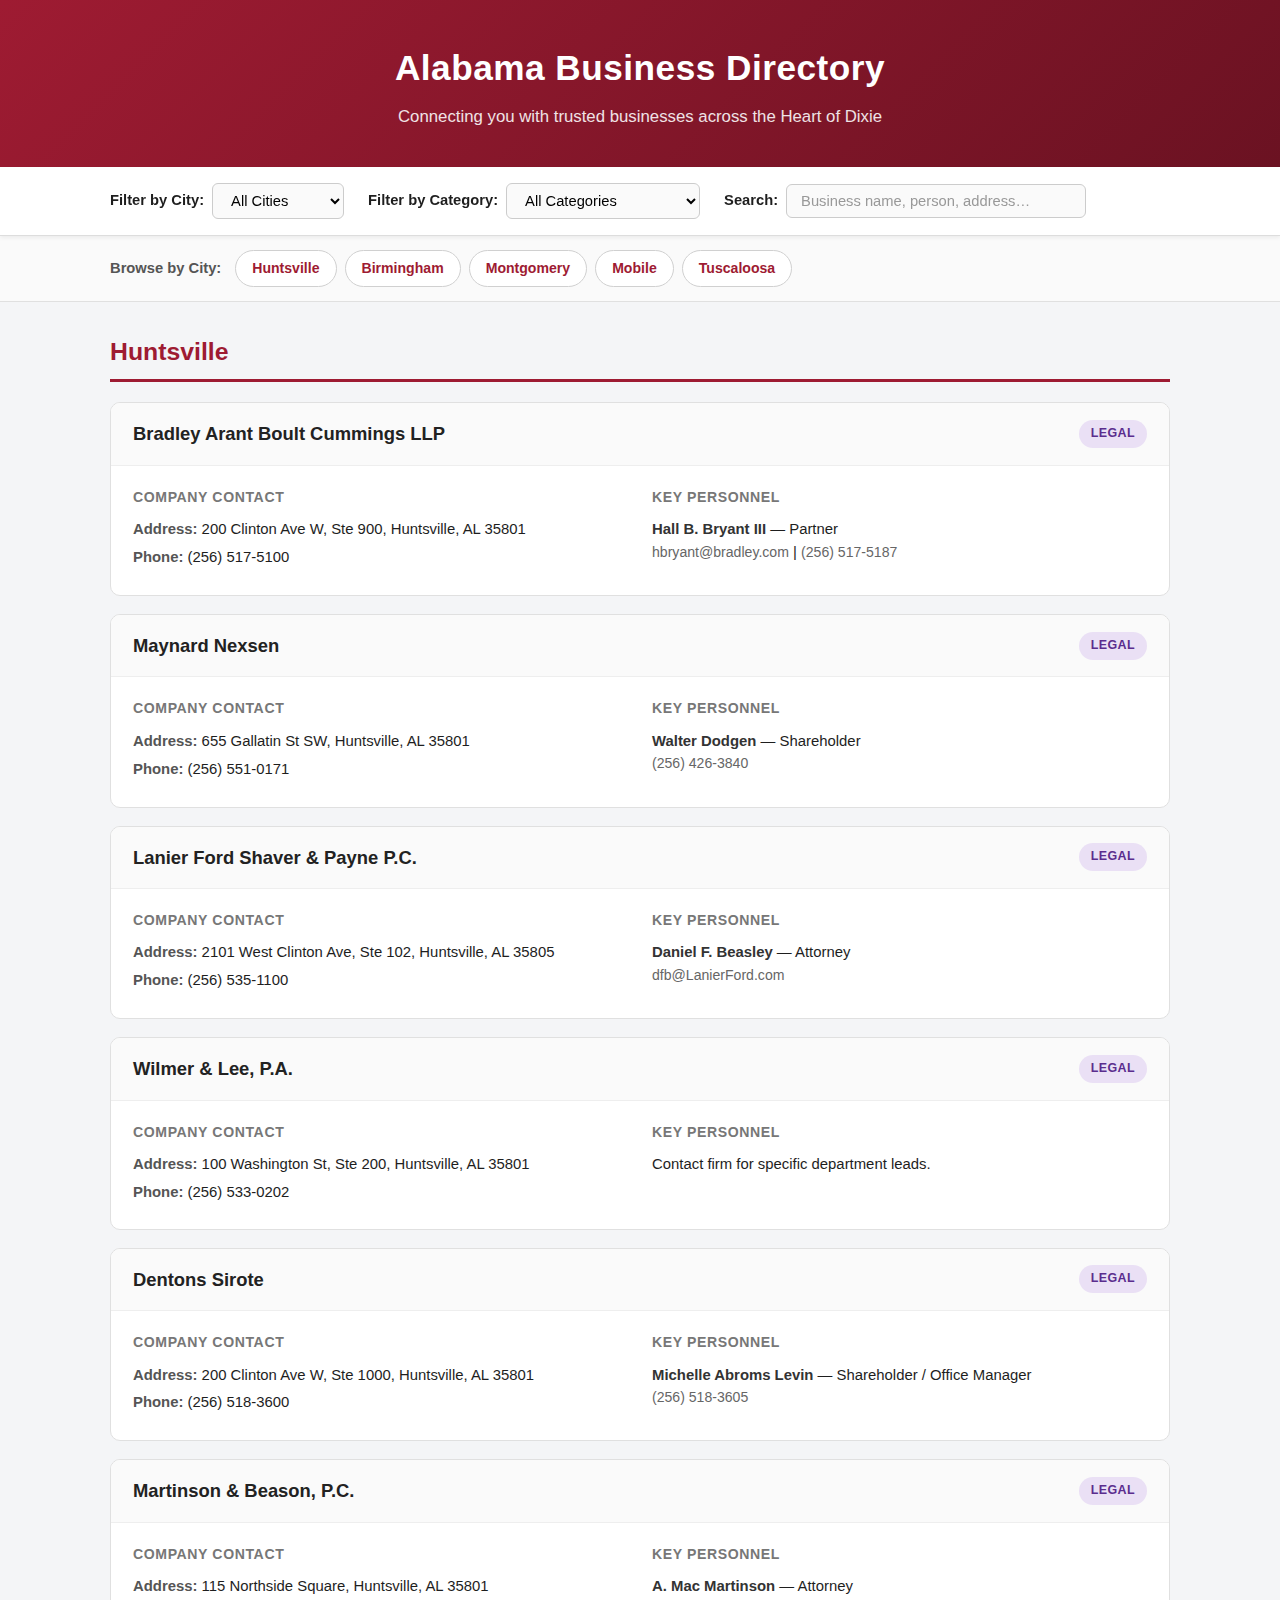
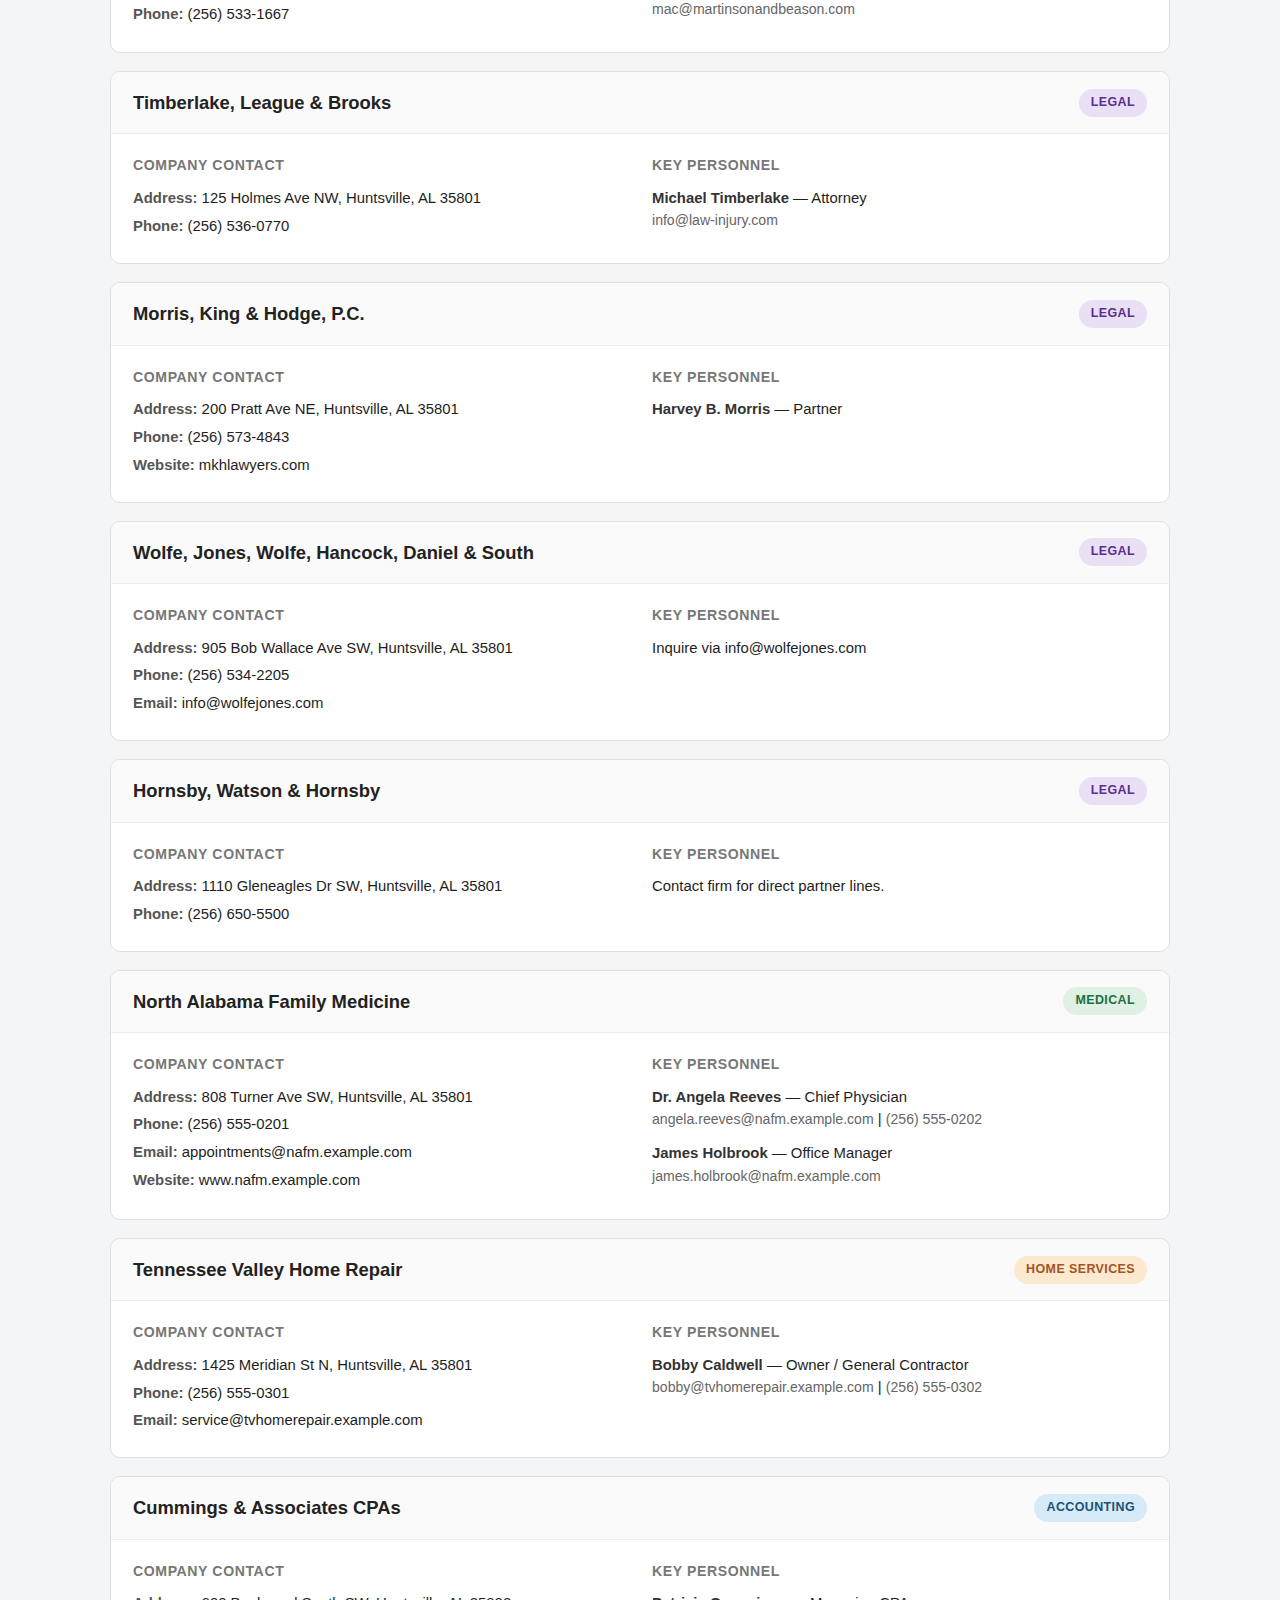
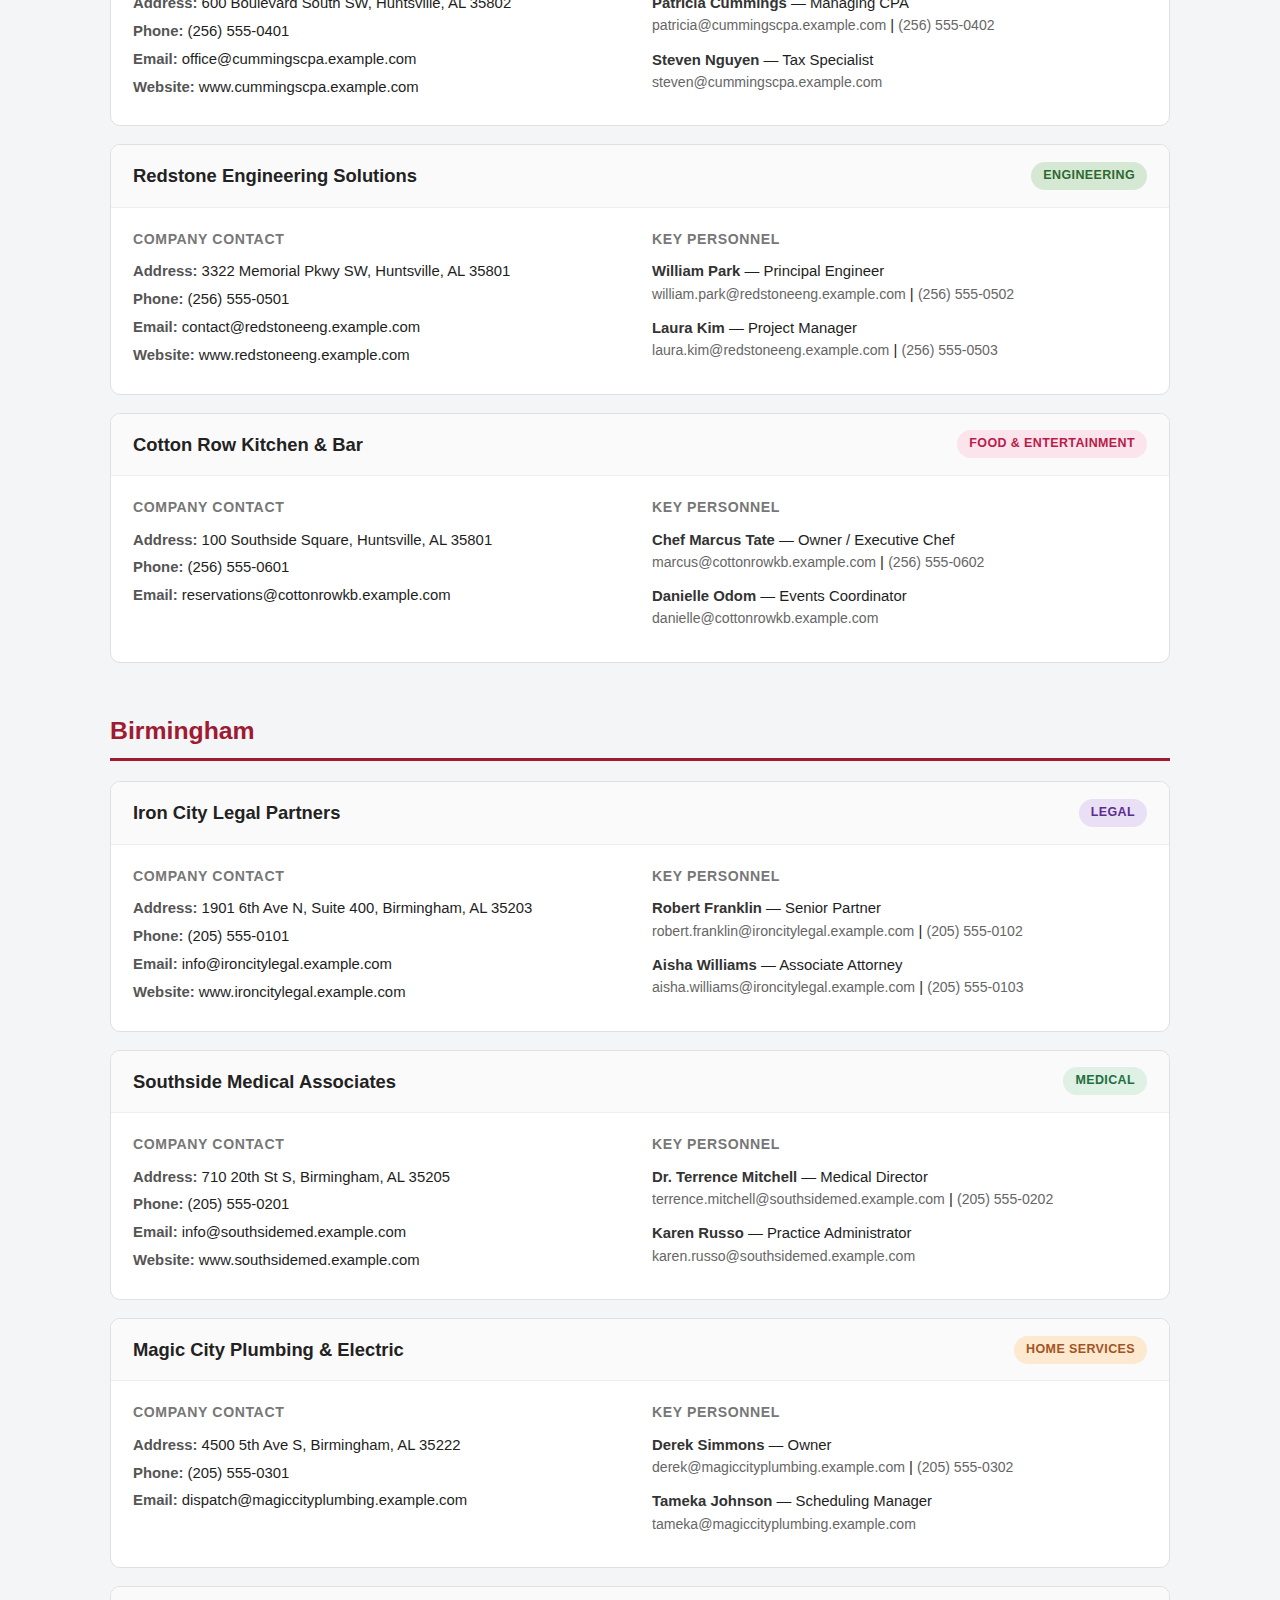
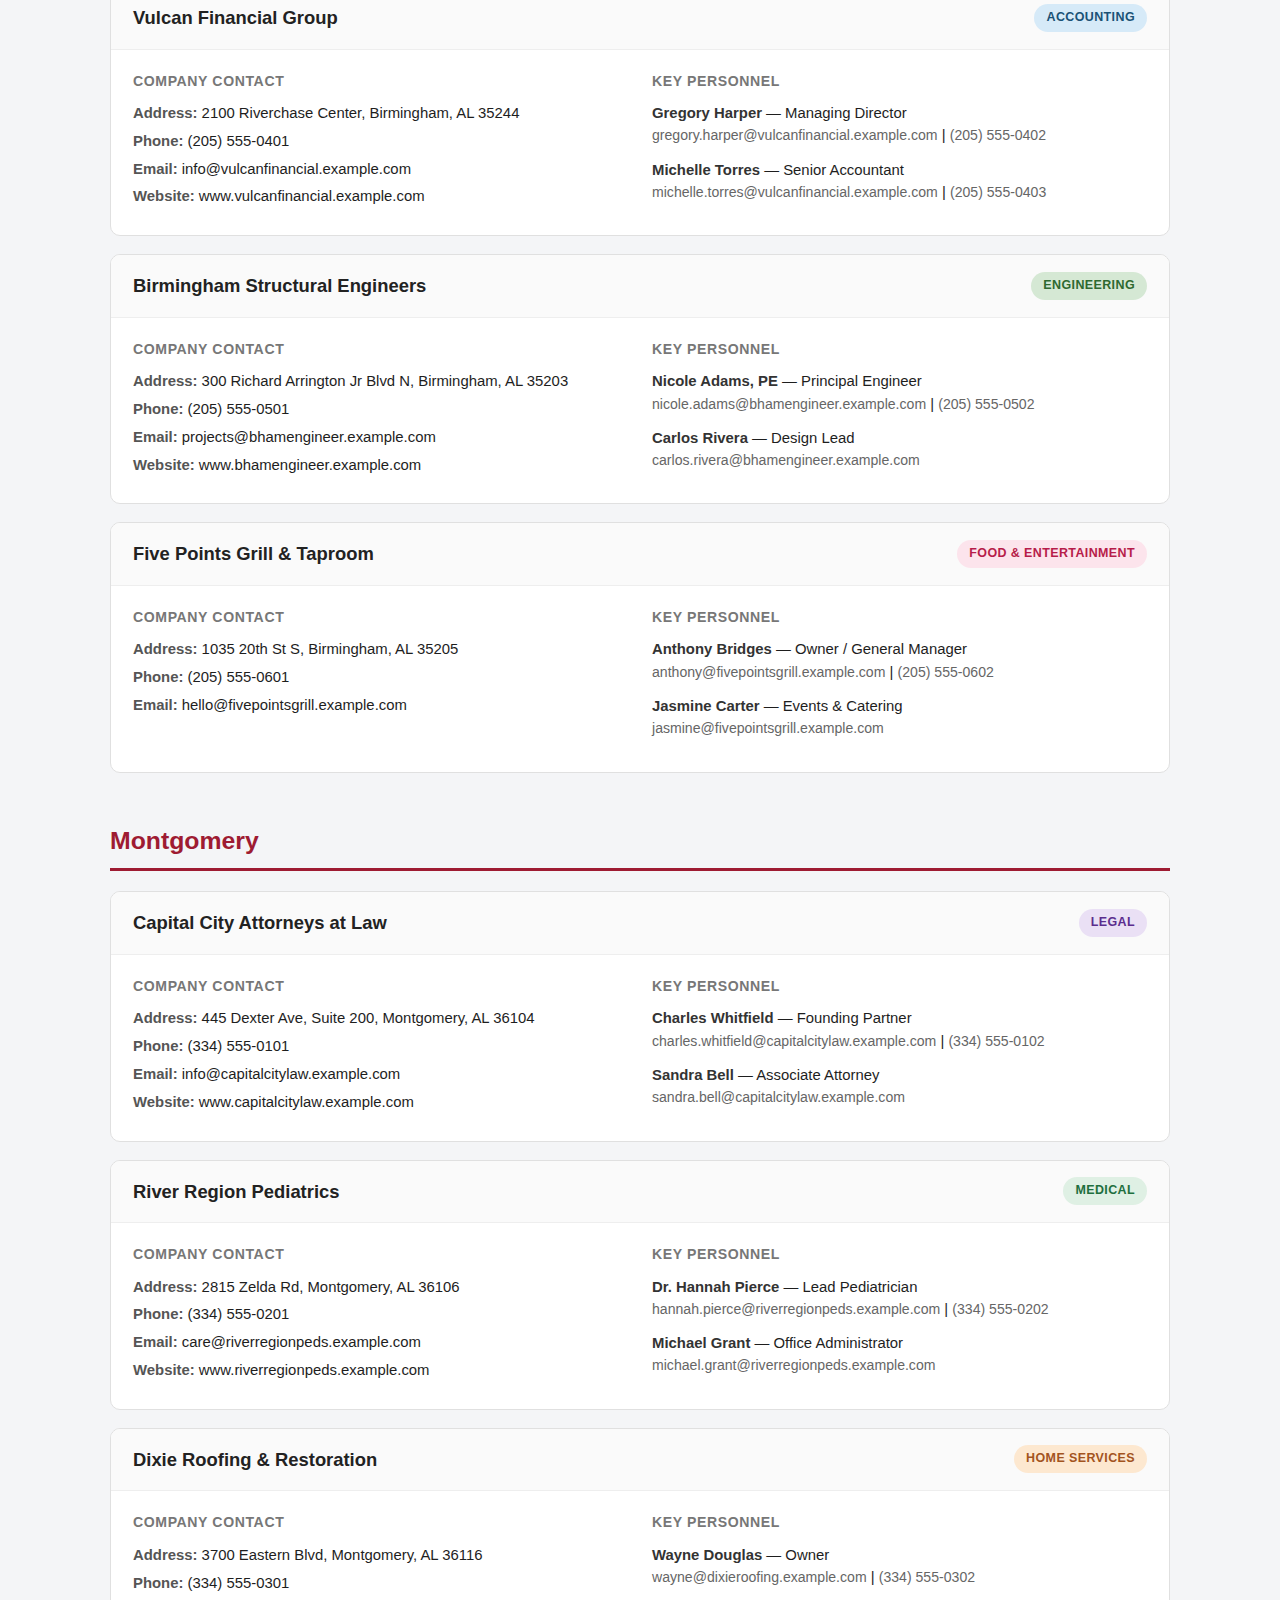
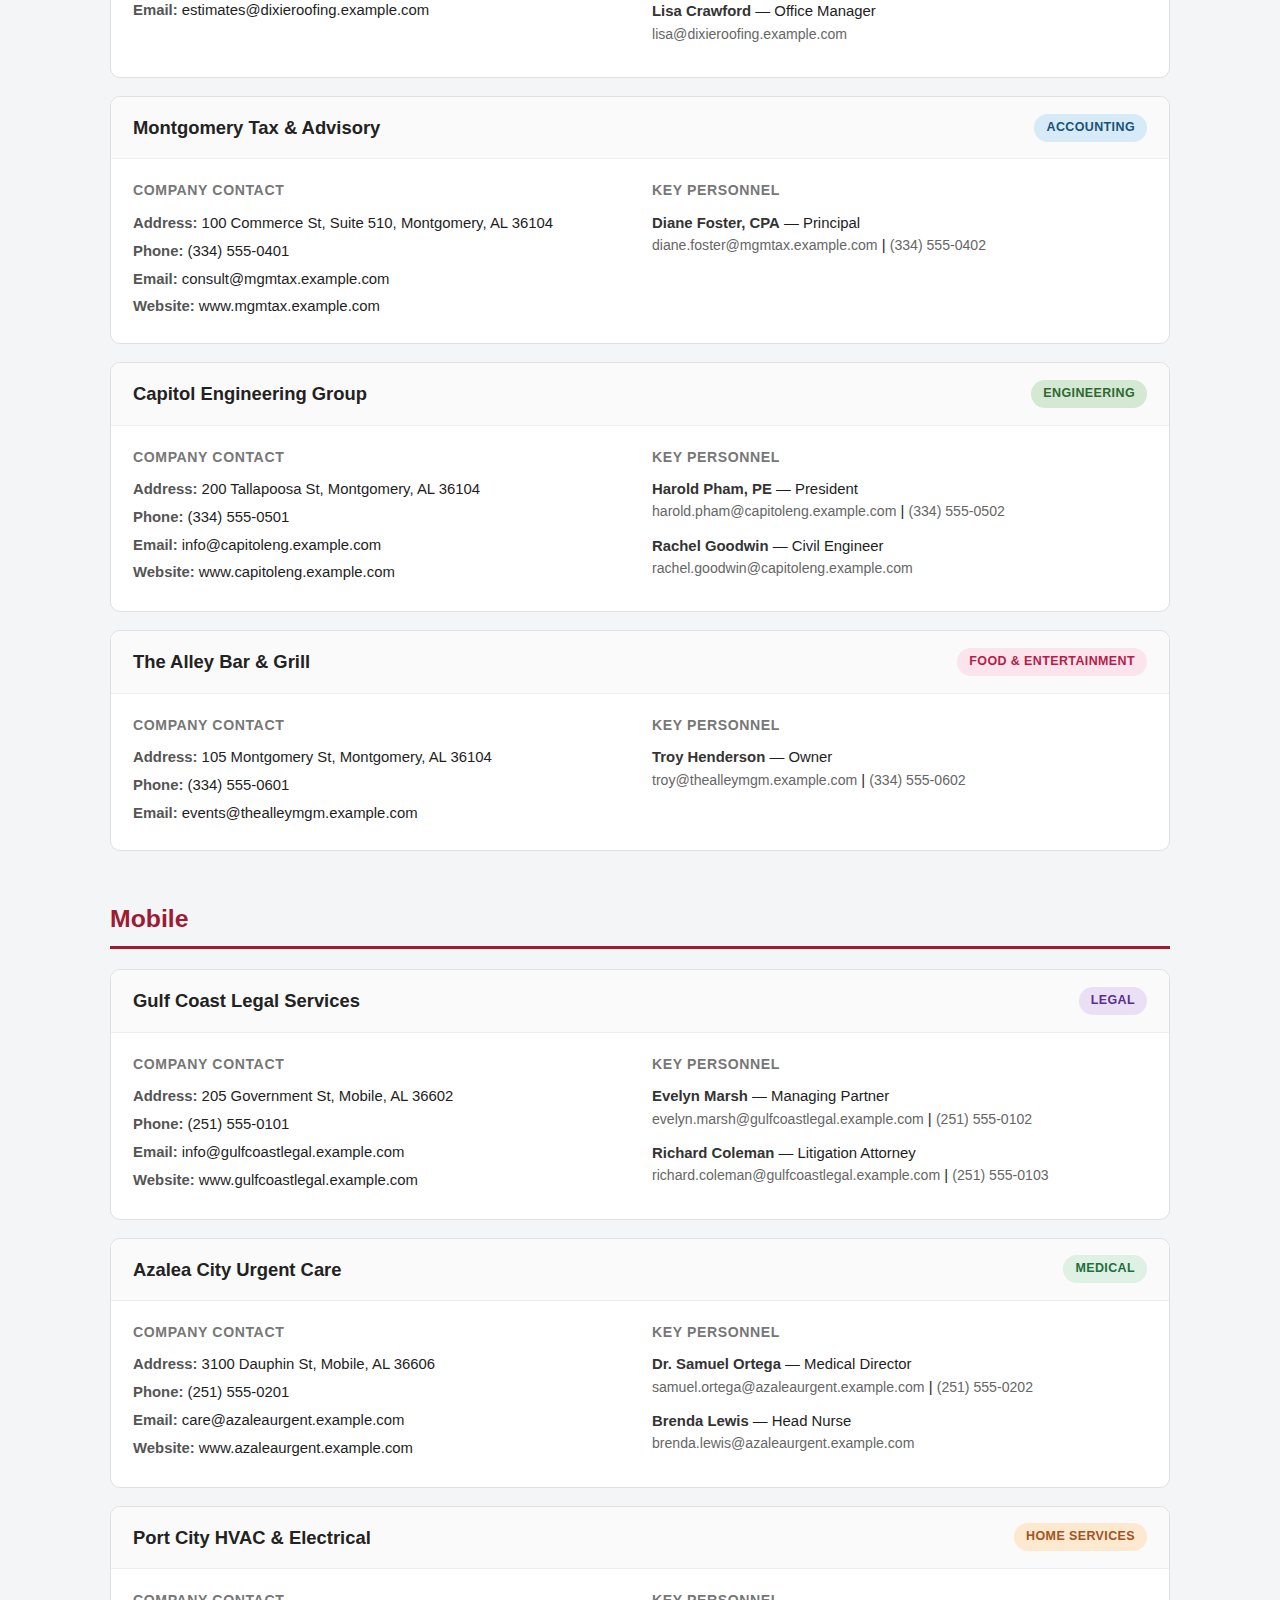
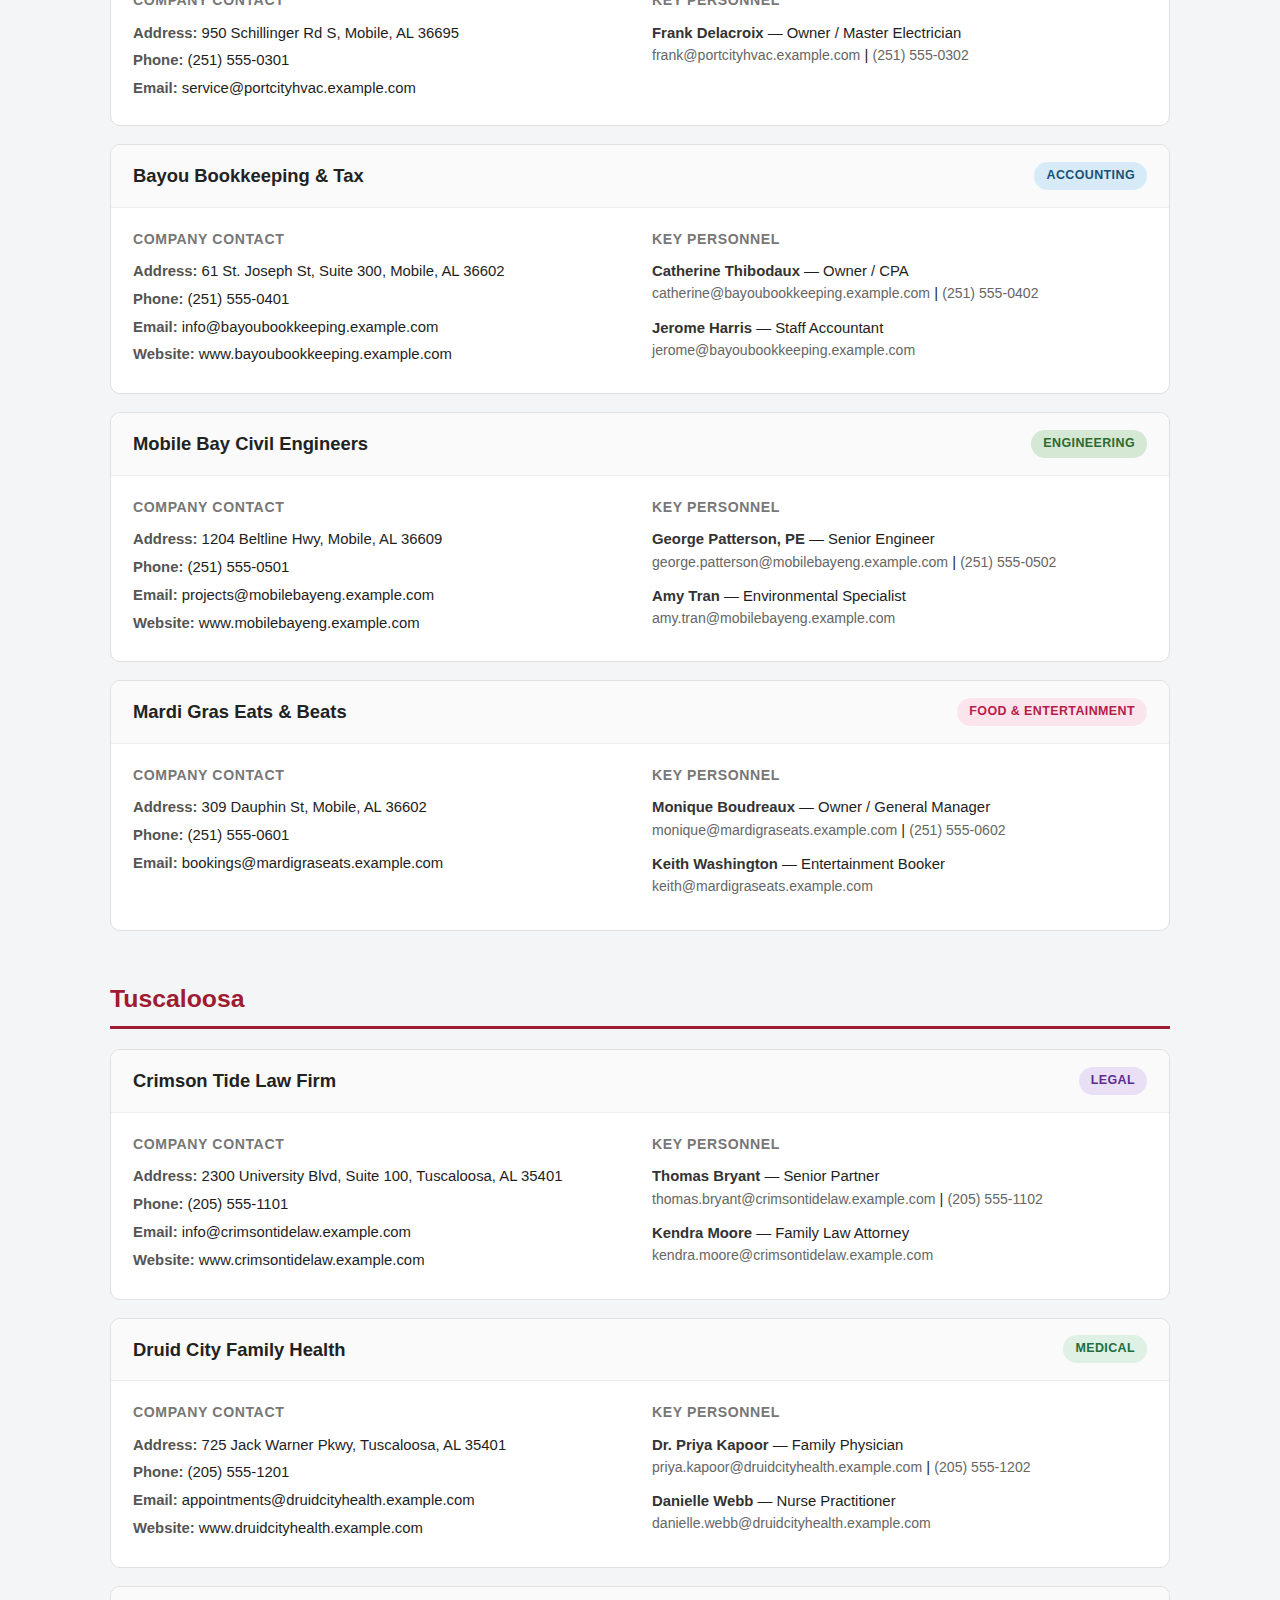
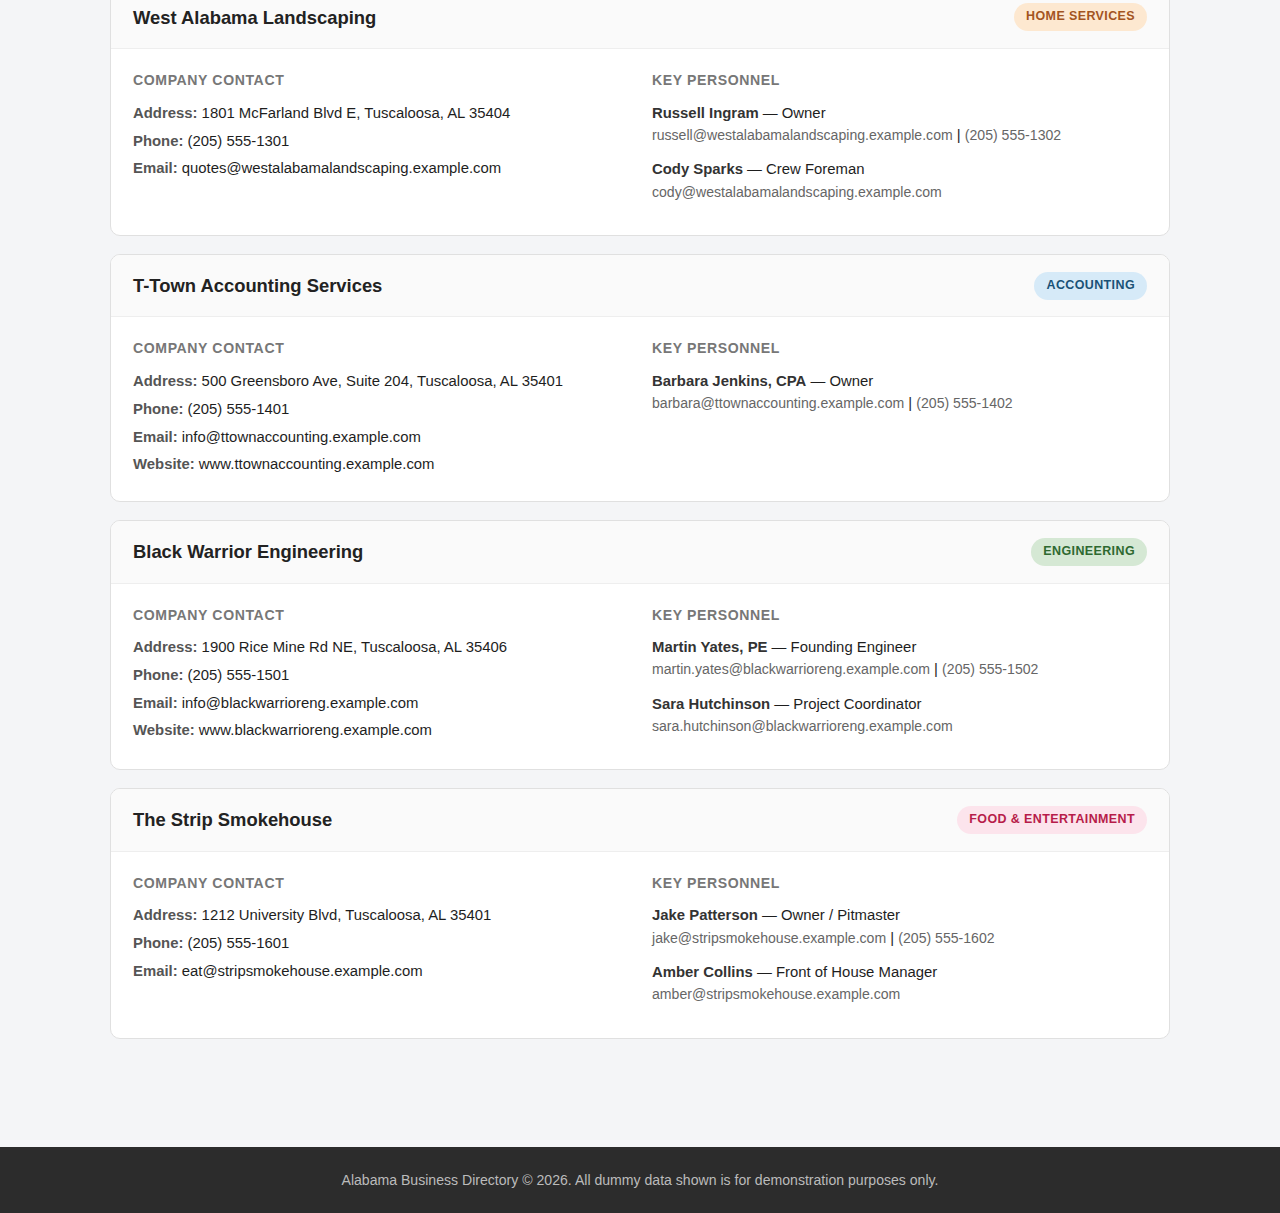
<file: index.html>
<!DOCTYPE html>
<html lang="en">
<head>
  <meta charset="UTF-8">
  <meta name="viewport" content="width=device-width, initial-scale=1.0">
  <title>Alabama Business Directory</title>
  <meta name="description" content="Alabama Business Directory connecting you with trusted businesses across Huntsville, Birmingham, Montgomery, Mobile, and Tuscaloosa. Browse by city and category.">
  <link rel="stylesheet" href="styles.css">
</head>
<body>

  <header class="site-header">
    <div class="container">
      <h1>Alabama Business Directory</h1>
      <p class="tagline">Connecting you with trusted businesses across the Heart of Dixie</p>
    </div>
  </header>

  <nav class="filter-bar">
    <div class="container">
      <div class="filter-group">
        <label for="city-filter">Filter by City:</label>
        <select id="city-filter" onchange="filterDirectory()">
          <option value="all">All Cities</option>
          <option value="huntsville">Huntsville</option>
          <option value="birmingham">Birmingham</option>
          <option value="montgomery">Montgomery</option>
          <option value="mobile">Mobile</option>
          <option value="tuscaloosa">Tuscaloosa</option>
        </select>
      </div>
      <div class="filter-group">
        <label for="category-filter">Filter by Category:</label>
        <select id="category-filter" onchange="filterDirectory()">
          <option value="all">All Categories</option>
          <option value="legal">Legal</option>
          <option value="medical">Medical</option>
          <option value="home-services">Home Services</option>
          <option value="accounting">Accounting</option>
          <option value="engineering">Engineering</option>
          <option value="food-entertainment">Food &amp; Entertainment</option>
        </select>
      </div>
      <div class="search-group">
        <label for="search-input">Search:</label>
        <input type="text" id="search-input" placeholder="Business name, person, address&hellip;" oninput="filterDirectory()">
      </div>
    </div>
  </nav>

  <nav class="city-links-bar">
    <div class="container">
      <span class="city-links-label">Browse by City:</span>
      <ul class="city-links-list">
        <li><a href="cities/huntsville.html">Huntsville</a></li>
        <li><a href="cities/birmingham.html">Birmingham</a></li>
        <li><a href="cities/montgomery.html">Montgomery</a></li>
        <li><a href="cities/mobile.html">Mobile</a></li>
        <li><a href="cities/tuscaloosa.html">Tuscaloosa</a></li>
      </ul>
    </div>
  </nav>

  <main class="container directory">

    <!-- ============================================================ -->
    <!-- HUNTSVILLE                                                    -->
    <!-- ============================================================ -->
    <section class="city-section" data-city="huntsville">
      <h2 class="city-heading"><a href="cities/huntsville.html">Huntsville</a></h2>

      <!-- Legal -->
      <div class="business-card" data-city="huntsville" data-category="legal">
        <div class="card-header">
          <h3 class="business-name">Bradley Arant Boult Cummings LLP</h3>
          <span class="category-badge legal">Legal</span>
        </div>
        <div class="card-body">
          <div class="company-info">
            <h4>Company Contact</h4>
            <p><strong>Address:</strong> 200 Clinton Ave W, Ste 900, Huntsville, AL 35801</p>
            <p><strong>Phone:</strong> (256) 517-5100</p>
          </div>
          <div class="personnel">
            <h4>Key Personnel</h4>
            <ul>
              <li><span class="person-name">Hall B. Bryant III</span> &mdash; Partner<br>
                <span class="contact-detail">hbryant@bradley.com</span> | <span class="contact-detail">(256) 517-5187</span></li>
            </ul>
          </div>
        </div>
      </div>

      <div class="business-card" data-city="huntsville" data-category="legal">
        <div class="card-header">
          <h3 class="business-name">Maynard Nexsen</h3>
          <span class="category-badge legal">Legal</span>
        </div>
        <div class="card-body">
          <div class="company-info">
            <h4>Company Contact</h4>
            <p><strong>Address:</strong> 655 Gallatin St SW, Huntsville, AL 35801</p>
            <p><strong>Phone:</strong> (256) 551-0171</p>
          </div>
          <div class="personnel">
            <h4>Key Personnel</h4>
            <ul>
              <li><span class="person-name">Walter Dodgen</span> &mdash; Shareholder<br>
                <span class="contact-detail">(256) 426-3840</span></li>
            </ul>
          </div>
        </div>
      </div>

      <div class="business-card" data-city="huntsville" data-category="legal">
        <div class="card-header">
          <h3 class="business-name">Lanier Ford Shaver &amp; Payne P.C.</h3>
          <span class="category-badge legal">Legal</span>
        </div>
        <div class="card-body">
          <div class="company-info">
            <h4>Company Contact</h4>
            <p><strong>Address:</strong> 2101 West Clinton Ave, Ste 102, Huntsville, AL 35805</p>
            <p><strong>Phone:</strong> (256) 535-1100</p>
          </div>
          <div class="personnel">
            <h4>Key Personnel</h4>
            <ul>
              <li><span class="person-name">Daniel F. Beasley</span> &mdash; Attorney<br>
                <span class="contact-detail">dfb@LanierFord.com</span></li>
            </ul>
          </div>
        </div>
      </div>

      <div class="business-card" data-city="huntsville" data-category="legal">
        <div class="card-header">
          <h3 class="business-name">Wilmer &amp; Lee, P.A.</h3>
          <span class="category-badge legal">Legal</span>
        </div>
        <div class="card-body">
          <div class="company-info">
            <h4>Company Contact</h4>
            <p><strong>Address:</strong> 100 Washington St, Ste 200, Huntsville, AL 35801</p>
            <p><strong>Phone:</strong> (256) 533-0202</p>
          </div>
          <div class="personnel">
            <h4>Key Personnel</h4>
            <ul>
              <li>Contact firm for specific department leads.</li>
            </ul>
          </div>
        </div>
      </div>

      <div class="business-card" data-city="huntsville" data-category="legal">
        <div class="card-header">
          <h3 class="business-name">Dentons Sirote</h3>
          <span class="category-badge legal">Legal</span>
        </div>
        <div class="card-body">
          <div class="company-info">
            <h4>Company Contact</h4>
            <p><strong>Address:</strong> 200 Clinton Ave W, Ste 1000, Huntsville, AL 35801</p>
            <p><strong>Phone:</strong> (256) 518-3600</p>
          </div>
          <div class="personnel">
            <h4>Key Personnel</h4>
            <ul>
              <li><span class="person-name">Michelle Abroms Levin</span> &mdash; Shareholder / Office Manager<br>
                <span class="contact-detail">(256) 518-3605</span></li>
            </ul>
          </div>
        </div>
      </div>

      <div class="business-card" data-city="huntsville" data-category="legal">
        <div class="card-header">
          <h3 class="business-name">Martinson &amp; Beason, P.C.</h3>
          <span class="category-badge legal">Legal</span>
        </div>
        <div class="card-body">
          <div class="company-info">
            <h4>Company Contact</h4>
            <p><strong>Address:</strong> 115 Northside Square, Huntsville, AL 35801</p>
            <p><strong>Phone:</strong> (256) 533-1667</p>
          </div>
          <div class="personnel">
            <h4>Key Personnel</h4>
            <ul>
              <li><span class="person-name">A. Mac Martinson</span> &mdash; Attorney<br>
                <span class="contact-detail">mac@martinsonandbeason.com</span></li>
            </ul>
          </div>
        </div>
      </div>

      <div class="business-card" data-city="huntsville" data-category="legal">
        <div class="card-header">
          <h3 class="business-name">Timberlake, League &amp; Brooks</h3>
          <span class="category-badge legal">Legal</span>
        </div>
        <div class="card-body">
          <div class="company-info">
            <h4>Company Contact</h4>
            <p><strong>Address:</strong> 125 Holmes Ave NW, Huntsville, AL 35801</p>
            <p><strong>Phone:</strong> (256) 536-0770</p>
          </div>
          <div class="personnel">
            <h4>Key Personnel</h4>
            <ul>
              <li><span class="person-name">Michael Timberlake</span> &mdash; Attorney<br>
                <span class="contact-detail">info@law-injury.com</span></li>
            </ul>
          </div>
        </div>
      </div>

      <div class="business-card" data-city="huntsville" data-category="legal">
        <div class="card-header">
          <h3 class="business-name">Morris, King &amp; Hodge, P.C.</h3>
          <span class="category-badge legal">Legal</span>
        </div>
        <div class="card-body">
          <div class="company-info">
            <h4>Company Contact</h4>
            <p><strong>Address:</strong> 200 Pratt Ave NE, Huntsville, AL 35801</p>
            <p><strong>Phone:</strong> (256) 573-4843</p>
            <p><strong>Website:</strong> mkhlawyers.com</p>
          </div>
          <div class="personnel">
            <h4>Key Personnel</h4>
            <ul>
              <li><span class="person-name">Harvey B. Morris</span> &mdash; Partner</li>
            </ul>
          </div>
        </div>
      </div>

      <div class="business-card" data-city="huntsville" data-category="legal">
        <div class="card-header">
          <h3 class="business-name">Wolfe, Jones, Wolfe, Hancock, Daniel &amp; South</h3>
          <span class="category-badge legal">Legal</span>
        </div>
        <div class="card-body">
          <div class="company-info">
            <h4>Company Contact</h4>
            <p><strong>Address:</strong> 905 Bob Wallace Ave SW, Huntsville, AL 35801</p>
            <p><strong>Phone:</strong> (256) 534-2205</p>
            <p><strong>Email:</strong> info@wolfejones.com</p>
          </div>
          <div class="personnel">
            <h4>Key Personnel</h4>
            <ul>
              <li>Inquire via info@wolfejones.com</li>
            </ul>
          </div>
        </div>
      </div>

      <div class="business-card" data-city="huntsville" data-category="legal">
        <div class="card-header">
          <h3 class="business-name">Hornsby, Watson &amp; Hornsby</h3>
          <span class="category-badge legal">Legal</span>
        </div>
        <div class="card-body">
          <div class="company-info">
            <h4>Company Contact</h4>
            <p><strong>Address:</strong> 1110 Gleneagles Dr SW, Huntsville, AL 35801</p>
            <p><strong>Phone:</strong> (256) 650-5500</p>
          </div>
          <div class="personnel">
            <h4>Key Personnel</h4>
            <ul>
              <li>Contact firm for direct partner lines.</li>
            </ul>
          </div>
        </div>
      </div>

      <!-- Medical -->
      <div class="business-card" data-city="huntsville" data-category="medical">
        <div class="card-header">
          <h3 class="business-name">North Alabama Family Medicine</h3>
          <span class="category-badge medical">Medical</span>
        </div>
        <div class="card-body">
          <div class="company-info">
            <h4>Company Contact</h4>
            <p><strong>Address:</strong> 808 Turner Ave SW, Huntsville, AL 35801</p>
            <p><strong>Phone:</strong> (256) 555-0201</p>
            <p><strong>Email:</strong> appointments@nafm.example.com</p>
            <p><strong>Website:</strong> www.nafm.example.com</p>
          </div>
          <div class="personnel">
            <h4>Key Personnel</h4>
            <ul>
              <li><span class="person-name">Dr. Angela Reeves</span> &mdash; Chief Physician<br>
                <span class="contact-detail">angela.reeves@nafm.example.com</span> | <span class="contact-detail">(256) 555-0202</span></li>
              <li><span class="person-name">James Holbrook</span> &mdash; Office Manager<br>
                <span class="contact-detail">james.holbrook@nafm.example.com</span></li>
            </ul>
          </div>
        </div>
      </div>

      <!-- Home Services -->
      <div class="business-card" data-city="huntsville" data-category="home-services">
        <div class="card-header">
          <h3 class="business-name">Tennessee Valley Home Repair</h3>
          <span class="category-badge home-services">Home Services</span>
        </div>
        <div class="card-body">
          <div class="company-info">
            <h4>Company Contact</h4>
            <p><strong>Address:</strong> 1425 Meridian St N, Huntsville, AL 35801</p>
            <p><strong>Phone:</strong> (256) 555-0301</p>
            <p><strong>Email:</strong> service@tvhomerepair.example.com</p>
          </div>
          <div class="personnel">
            <h4>Key Personnel</h4>
            <ul>
              <li><span class="person-name">Bobby Caldwell</span> &mdash; Owner / General Contractor<br>
                <span class="contact-detail">bobby@tvhomerepair.example.com</span> | <span class="contact-detail">(256) 555-0302</span></li>
            </ul>
          </div>
        </div>
      </div>

      <!-- Accounting -->
      <div class="business-card" data-city="huntsville" data-category="accounting">
        <div class="card-header">
          <h3 class="business-name">Cummings & Associates CPAs</h3>
          <span class="category-badge accounting">Accounting</span>
        </div>
        <div class="card-body">
          <div class="company-info">
            <h4>Company Contact</h4>
            <p><strong>Address:</strong> 600 Boulevard South SW, Huntsville, AL 35802</p>
            <p><strong>Phone:</strong> (256) 555-0401</p>
            <p><strong>Email:</strong> office@cummingscpa.example.com</p>
            <p><strong>Website:</strong> www.cummingscpa.example.com</p>
          </div>
          <div class="personnel">
            <h4>Key Personnel</h4>
            <ul>
              <li><span class="person-name">Patricia Cummings</span> &mdash; Managing CPA<br>
                <span class="contact-detail">patricia@cummingscpa.example.com</span> | <span class="contact-detail">(256) 555-0402</span></li>
              <li><span class="person-name">Steven Nguyen</span> &mdash; Tax Specialist<br>
                <span class="contact-detail">steven@cummingscpa.example.com</span></li>
            </ul>
          </div>
        </div>
      </div>

      <!-- Engineering -->
      <div class="business-card" data-city="huntsville" data-category="engineering">
        <div class="card-header">
          <h3 class="business-name">Redstone Engineering Solutions</h3>
          <span class="category-badge engineering">Engineering</span>
        </div>
        <div class="card-body">
          <div class="company-info">
            <h4>Company Contact</h4>
            <p><strong>Address:</strong> 3322 Memorial Pkwy SW, Huntsville, AL 35801</p>
            <p><strong>Phone:</strong> (256) 555-0501</p>
            <p><strong>Email:</strong> contact@redstoneeng.example.com</p>
            <p><strong>Website:</strong> www.redstoneeng.example.com</p>
          </div>
          <div class="personnel">
            <h4>Key Personnel</h4>
            <ul>
              <li><span class="person-name">William Park</span> &mdash; Principal Engineer<br>
                <span class="contact-detail">william.park@redstoneeng.example.com</span> | <span class="contact-detail">(256) 555-0502</span></li>
              <li><span class="person-name">Laura Kim</span> &mdash; Project Manager<br>
                <span class="contact-detail">laura.kim@redstoneeng.example.com</span> | <span class="contact-detail">(256) 555-0503</span></li>
            </ul>
          </div>
        </div>
      </div>

      <!-- Food & Entertainment -->
      <div class="business-card" data-city="huntsville" data-category="food-entertainment">
        <div class="card-header">
          <h3 class="business-name">Cotton Row Kitchen &amp; Bar</h3>
          <span class="category-badge food-entertainment">Food &amp; Entertainment</span>
        </div>
        <div class="card-body">
          <div class="company-info">
            <h4>Company Contact</h4>
            <p><strong>Address:</strong> 100 Southside Square, Huntsville, AL 35801</p>
            <p><strong>Phone:</strong> (256) 555-0601</p>
            <p><strong>Email:</strong> reservations@cottonrowkb.example.com</p>
          </div>
          <div class="personnel">
            <h4>Key Personnel</h4>
            <ul>
              <li><span class="person-name">Chef Marcus Tate</span> &mdash; Owner / Executive Chef<br>
                <span class="contact-detail">marcus@cottonrowkb.example.com</span> | <span class="contact-detail">(256) 555-0602</span></li>
              <li><span class="person-name">Danielle Odom</span> &mdash; Events Coordinator<br>
                <span class="contact-detail">danielle@cottonrowkb.example.com</span></li>
            </ul>
          </div>
        </div>
      </div>
    </section>

    <!-- ============================================================ -->
    <!-- BIRMINGHAM                                                    -->
    <!-- ============================================================ -->
    <section class="city-section" data-city="birmingham">
      <h2 class="city-heading"><a href="cities/birmingham.html">Birmingham</a></h2>

      <!-- Legal -->
      <div class="business-card" data-city="birmingham" data-category="legal">
        <div class="card-header">
          <h3 class="business-name">Iron City Legal Partners</h3>
          <span class="category-badge legal">Legal</span>
        </div>
        <div class="card-body">
          <div class="company-info">
            <h4>Company Contact</h4>
            <p><strong>Address:</strong> 1901 6th Ave N, Suite 400, Birmingham, AL 35203</p>
            <p><strong>Phone:</strong> (205) 555-0101</p>
            <p><strong>Email:</strong> info@ironcitylegal.example.com</p>
            <p><strong>Website:</strong> www.ironcitylegal.example.com</p>
          </div>
          <div class="personnel">
            <h4>Key Personnel</h4>
            <ul>
              <li><span class="person-name">Robert Franklin</span> &mdash; Senior Partner<br>
                <span class="contact-detail">robert.franklin@ironcitylegal.example.com</span> | <span class="contact-detail">(205) 555-0102</span></li>
              <li><span class="person-name">Aisha Williams</span> &mdash; Associate Attorney<br>
                <span class="contact-detail">aisha.williams@ironcitylegal.example.com</span> | <span class="contact-detail">(205) 555-0103</span></li>
            </ul>
          </div>
        </div>
      </div>

      <!-- Medical -->
      <div class="business-card" data-city="birmingham" data-category="medical">
        <div class="card-header">
          <h3 class="business-name">Southside Medical Associates</h3>
          <span class="category-badge medical">Medical</span>
        </div>
        <div class="card-body">
          <div class="company-info">
            <h4>Company Contact</h4>
            <p><strong>Address:</strong> 710 20th St S, Birmingham, AL 35205</p>
            <p><strong>Phone:</strong> (205) 555-0201</p>
            <p><strong>Email:</strong> info@southsidemed.example.com</p>
            <p><strong>Website:</strong> www.southsidemed.example.com</p>
          </div>
          <div class="personnel">
            <h4>Key Personnel</h4>
            <ul>
              <li><span class="person-name">Dr. Terrence Mitchell</span> &mdash; Medical Director<br>
                <span class="contact-detail">terrence.mitchell@southsidemed.example.com</span> | <span class="contact-detail">(205) 555-0202</span></li>
              <li><span class="person-name">Karen Russo</span> &mdash; Practice Administrator<br>
                <span class="contact-detail">karen.russo@southsidemed.example.com</span></li>
            </ul>
          </div>
        </div>
      </div>

      <!-- Home Services -->
      <div class="business-card" data-city="birmingham" data-category="home-services">
        <div class="card-header">
          <h3 class="business-name">Magic City Plumbing &amp; Electric</h3>
          <span class="category-badge home-services">Home Services</span>
        </div>
        <div class="card-body">
          <div class="company-info">
            <h4>Company Contact</h4>
            <p><strong>Address:</strong> 4500 5th Ave S, Birmingham, AL 35222</p>
            <p><strong>Phone:</strong> (205) 555-0301</p>
            <p><strong>Email:</strong> dispatch@magiccityplumbing.example.com</p>
          </div>
          <div class="personnel">
            <h4>Key Personnel</h4>
            <ul>
              <li><span class="person-name">Derek Simmons</span> &mdash; Owner<br>
                <span class="contact-detail">derek@magiccityplumbing.example.com</span> | <span class="contact-detail">(205) 555-0302</span></li>
              <li><span class="person-name">Tameka Johnson</span> &mdash; Scheduling Manager<br>
                <span class="contact-detail">tameka@magiccityplumbing.example.com</span></li>
            </ul>
          </div>
        </div>
      </div>

      <!-- Accounting -->
      <div class="business-card" data-city="birmingham" data-category="accounting">
        <div class="card-header">
          <h3 class="business-name">Vulcan Financial Group</h3>
          <span class="category-badge accounting">Accounting</span>
        </div>
        <div class="card-body">
          <div class="company-info">
            <h4>Company Contact</h4>
            <p><strong>Address:</strong> 2100 Riverchase Center, Birmingham, AL 35244</p>
            <p><strong>Phone:</strong> (205) 555-0401</p>
            <p><strong>Email:</strong> info@vulcanfinancial.example.com</p>
            <p><strong>Website:</strong> www.vulcanfinancial.example.com</p>
          </div>
          <div class="personnel">
            <h4>Key Personnel</h4>
            <ul>
              <li><span class="person-name">Gregory Harper</span> &mdash; Managing Director<br>
                <span class="contact-detail">gregory.harper@vulcanfinancial.example.com</span> | <span class="contact-detail">(205) 555-0402</span></li>
              <li><span class="person-name">Michelle Torres</span> &mdash; Senior Accountant<br>
                <span class="contact-detail">michelle.torres@vulcanfinancial.example.com</span> | <span class="contact-detail">(205) 555-0403</span></li>
            </ul>
          </div>
        </div>
      </div>

      <!-- Engineering -->
      <div class="business-card" data-city="birmingham" data-category="engineering">
        <div class="card-header">
          <h3 class="business-name">Birmingham Structural Engineers</h3>
          <span class="category-badge engineering">Engineering</span>
        </div>
        <div class="card-body">
          <div class="company-info">
            <h4>Company Contact</h4>
            <p><strong>Address:</strong> 300 Richard Arrington Jr Blvd N, Birmingham, AL 35203</p>
            <p><strong>Phone:</strong> (205) 555-0501</p>
            <p><strong>Email:</strong> projects@bhamengineer.example.com</p>
            <p><strong>Website:</strong> www.bhamengineer.example.com</p>
          </div>
          <div class="personnel">
            <h4>Key Personnel</h4>
            <ul>
              <li><span class="person-name">Nicole Adams, PE</span> &mdash; Principal Engineer<br>
                <span class="contact-detail">nicole.adams@bhamengineer.example.com</span> | <span class="contact-detail">(205) 555-0502</span></li>
              <li><span class="person-name">Carlos Rivera</span> &mdash; Design Lead<br>
                <span class="contact-detail">carlos.rivera@bhamengineer.example.com</span></li>
            </ul>
          </div>
        </div>
      </div>

      <!-- Food & Entertainment -->
      <div class="business-card" data-city="birmingham" data-category="food-entertainment">
        <div class="card-header">
          <h3 class="business-name">Five Points Grill &amp; Taproom</h3>
          <span class="category-badge food-entertainment">Food &amp; Entertainment</span>
        </div>
        <div class="card-body">
          <div class="company-info">
            <h4>Company Contact</h4>
            <p><strong>Address:</strong> 1035 20th St S, Birmingham, AL 35205</p>
            <p><strong>Phone:</strong> (205) 555-0601</p>
            <p><strong>Email:</strong> hello@fivepointsgrill.example.com</p>
          </div>
          <div class="personnel">
            <h4>Key Personnel</h4>
            <ul>
              <li><span class="person-name">Anthony Bridges</span> &mdash; Owner / General Manager<br>
                <span class="contact-detail">anthony@fivepointsgrill.example.com</span> | <span class="contact-detail">(205) 555-0602</span></li>
              <li><span class="person-name">Jasmine Carter</span> &mdash; Events &amp; Catering<br>
                <span class="contact-detail">jasmine@fivepointsgrill.example.com</span></li>
            </ul>
          </div>
        </div>
      </div>
    </section>

    <!-- ============================================================ -->
    <!-- MONTGOMERY                                                    -->
    <!-- ============================================================ -->
    <section class="city-section" data-city="montgomery">
      <h2 class="city-heading"><a href="cities/montgomery.html">Montgomery</a></h2>

      <!-- Legal -->
      <div class="business-card" data-city="montgomery" data-category="legal">
        <div class="card-header">
          <h3 class="business-name">Capital City Attorneys at Law</h3>
          <span class="category-badge legal">Legal</span>
        </div>
        <div class="card-body">
          <div class="company-info">
            <h4>Company Contact</h4>
            <p><strong>Address:</strong> 445 Dexter Ave, Suite 200, Montgomery, AL 36104</p>
            <p><strong>Phone:</strong> (334) 555-0101</p>
            <p><strong>Email:</strong> info@capitalcitylaw.example.com</p>
            <p><strong>Website:</strong> www.capitalcitylaw.example.com</p>
          </div>
          <div class="personnel">
            <h4>Key Personnel</h4>
            <ul>
              <li><span class="person-name">Charles Whitfield</span> &mdash; Founding Partner<br>
                <span class="contact-detail">charles.whitfield@capitalcitylaw.example.com</span> | <span class="contact-detail">(334) 555-0102</span></li>
              <li><span class="person-name">Sandra Bell</span> &mdash; Associate Attorney<br>
                <span class="contact-detail">sandra.bell@capitalcitylaw.example.com</span></li>
            </ul>
          </div>
        </div>
      </div>

      <!-- Medical -->
      <div class="business-card" data-city="montgomery" data-category="medical">
        <div class="card-header">
          <h3 class="business-name">River Region Pediatrics</h3>
          <span class="category-badge medical">Medical</span>
        </div>
        <div class="card-body">
          <div class="company-info">
            <h4>Company Contact</h4>
            <p><strong>Address:</strong> 2815 Zelda Rd, Montgomery, AL 36106</p>
            <p><strong>Phone:</strong> (334) 555-0201</p>
            <p><strong>Email:</strong> care@riverregionpeds.example.com</p>
            <p><strong>Website:</strong> www.riverregionpeds.example.com</p>
          </div>
          <div class="personnel">
            <h4>Key Personnel</h4>
            <ul>
              <li><span class="person-name">Dr. Hannah Pierce</span> &mdash; Lead Pediatrician<br>
                <span class="contact-detail">hannah.pierce@riverregionpeds.example.com</span> | <span class="contact-detail">(334) 555-0202</span></li>
              <li><span class="person-name">Michael Grant</span> &mdash; Office Administrator<br>
                <span class="contact-detail">michael.grant@riverregionpeds.example.com</span></li>
            </ul>
          </div>
        </div>
      </div>

      <!-- Home Services -->
      <div class="business-card" data-city="montgomery" data-category="home-services">
        <div class="card-header">
          <h3 class="business-name">Dixie Roofing &amp; Restoration</h3>
          <span class="category-badge home-services">Home Services</span>
        </div>
        <div class="card-body">
          <div class="company-info">
            <h4>Company Contact</h4>
            <p><strong>Address:</strong> 3700 Eastern Blvd, Montgomery, AL 36116</p>
            <p><strong>Phone:</strong> (334) 555-0301</p>
            <p><strong>Email:</strong> estimates@dixieroofing.example.com</p>
          </div>
          <div class="personnel">
            <h4>Key Personnel</h4>
            <ul>
              <li><span class="person-name">Wayne Douglas</span> &mdash; Owner<br>
                <span class="contact-detail">wayne@dixieroofing.example.com</span> | <span class="contact-detail">(334) 555-0302</span></li>
              <li><span class="person-name">Lisa Crawford</span> &mdash; Office Manager<br>
                <span class="contact-detail">lisa@dixieroofing.example.com</span></li>
            </ul>
          </div>
        </div>
      </div>

      <!-- Accounting -->
      <div class="business-card" data-city="montgomery" data-category="accounting">
        <div class="card-header">
          <h3 class="business-name">Montgomery Tax &amp; Advisory</h3>
          <span class="category-badge accounting">Accounting</span>
        </div>
        <div class="card-body">
          <div class="company-info">
            <h4>Company Contact</h4>
            <p><strong>Address:</strong> 100 Commerce St, Suite 510, Montgomery, AL 36104</p>
            <p><strong>Phone:</strong> (334) 555-0401</p>
            <p><strong>Email:</strong> consult@mgmtax.example.com</p>
            <p><strong>Website:</strong> www.mgmtax.example.com</p>
          </div>
          <div class="personnel">
            <h4>Key Personnel</h4>
            <ul>
              <li><span class="person-name">Diane Foster, CPA</span> &mdash; Principal<br>
                <span class="contact-detail">diane.foster@mgmtax.example.com</span> | <span class="contact-detail">(334) 555-0402</span></li>
            </ul>
          </div>
        </div>
      </div>

      <!-- Engineering -->
      <div class="business-card" data-city="montgomery" data-category="engineering">
        <div class="card-header">
          <h3 class="business-name">Capitol Engineering Group</h3>
          <span class="category-badge engineering">Engineering</span>
        </div>
        <div class="card-body">
          <div class="company-info">
            <h4>Company Contact</h4>
            <p><strong>Address:</strong> 200 Tallapoosa St, Montgomery, AL 36104</p>
            <p><strong>Phone:</strong> (334) 555-0501</p>
            <p><strong>Email:</strong> info@capitoleng.example.com</p>
            <p><strong>Website:</strong> www.capitoleng.example.com</p>
          </div>
          <div class="personnel">
            <h4>Key Personnel</h4>
            <ul>
              <li><span class="person-name">Harold Pham, PE</span> &mdash; President<br>
                <span class="contact-detail">harold.pham@capitoleng.example.com</span> | <span class="contact-detail">(334) 555-0502</span></li>
              <li><span class="person-name">Rachel Goodwin</span> &mdash; Civil Engineer<br>
                <span class="contact-detail">rachel.goodwin@capitoleng.example.com</span></li>
            </ul>
          </div>
        </div>
      </div>

      <!-- Food & Entertainment -->
      <div class="business-card" data-city="montgomery" data-category="food-entertainment">
        <div class="card-header">
          <h3 class="business-name">The Alley Bar &amp; Grill</h3>
          <span class="category-badge food-entertainment">Food &amp; Entertainment</span>
        </div>
        <div class="card-body">
          <div class="company-info">
            <h4>Company Contact</h4>
            <p><strong>Address:</strong> 105 Montgomery St, Montgomery, AL 36104</p>
            <p><strong>Phone:</strong> (334) 555-0601</p>
            <p><strong>Email:</strong> events@thealleymgm.example.com</p>
          </div>
          <div class="personnel">
            <h4>Key Personnel</h4>
            <ul>
              <li><span class="person-name">Troy Henderson</span> &mdash; Owner<br>
                <span class="contact-detail">troy@thealleymgm.example.com</span> | <span class="contact-detail">(334) 555-0602</span></li>
            </ul>
          </div>
        </div>
      </div>
    </section>

    <!-- ============================================================ -->
    <!-- MOBILE                                                        -->
    <!-- ============================================================ -->
    <section class="city-section" data-city="mobile">
      <h2 class="city-heading"><a href="cities/mobile.html">Mobile</a></h2>

      <!-- Legal -->
      <div class="business-card" data-city="mobile" data-category="legal">
        <div class="card-header">
          <h3 class="business-name">Gulf Coast Legal Services</h3>
          <span class="category-badge legal">Legal</span>
        </div>
        <div class="card-body">
          <div class="company-info">
            <h4>Company Contact</h4>
            <p><strong>Address:</strong> 205 Government St, Mobile, AL 36602</p>
            <p><strong>Phone:</strong> (251) 555-0101</p>
            <p><strong>Email:</strong> info@gulfcoastlegal.example.com</p>
            <p><strong>Website:</strong> www.gulfcoastlegal.example.com</p>
          </div>
          <div class="personnel">
            <h4>Key Personnel</h4>
            <ul>
              <li><span class="person-name">Evelyn Marsh</span> &mdash; Managing Partner<br>
                <span class="contact-detail">evelyn.marsh@gulfcoastlegal.example.com</span> | <span class="contact-detail">(251) 555-0102</span></li>
              <li><span class="person-name">Richard Coleman</span> &mdash; Litigation Attorney<br>
                <span class="contact-detail">richard.coleman@gulfcoastlegal.example.com</span> | <span class="contact-detail">(251) 555-0103</span></li>
            </ul>
          </div>
        </div>
      </div>

      <!-- Medical -->
      <div class="business-card" data-city="mobile" data-category="medical">
        <div class="card-header">
          <h3 class="business-name">Azalea City Urgent Care</h3>
          <span class="category-badge medical">Medical</span>
        </div>
        <div class="card-body">
          <div class="company-info">
            <h4>Company Contact</h4>
            <p><strong>Address:</strong> 3100 Dauphin St, Mobile, AL 36606</p>
            <p><strong>Phone:</strong> (251) 555-0201</p>
            <p><strong>Email:</strong> care@azaleaurgent.example.com</p>
            <p><strong>Website:</strong> www.azaleaurgent.example.com</p>
          </div>
          <div class="personnel">
            <h4>Key Personnel</h4>
            <ul>
              <li><span class="person-name">Dr. Samuel Ortega</span> &mdash; Medical Director<br>
                <span class="contact-detail">samuel.ortega@azaleaurgent.example.com</span> | <span class="contact-detail">(251) 555-0202</span></li>
              <li><span class="person-name">Brenda Lewis</span> &mdash; Head Nurse<br>
                <span class="contact-detail">brenda.lewis@azaleaurgent.example.com</span></li>
            </ul>
          </div>
        </div>
      </div>

      <!-- Home Services -->
      <div class="business-card" data-city="mobile" data-category="home-services">
        <div class="card-header">
          <h3 class="business-name">Port City HVAC &amp; Electrical</h3>
          <span class="category-badge home-services">Home Services</span>
        </div>
        <div class="card-body">
          <div class="company-info">
            <h4>Company Contact</h4>
            <p><strong>Address:</strong> 950 Schillinger Rd S, Mobile, AL 36695</p>
            <p><strong>Phone:</strong> (251) 555-0301</p>
            <p><strong>Email:</strong> service@portcityhvac.example.com</p>
          </div>
          <div class="personnel">
            <h4>Key Personnel</h4>
            <ul>
              <li><span class="person-name">Frank Delacroix</span> &mdash; Owner / Master Electrician<br>
                <span class="contact-detail">frank@portcityhvac.example.com</span> | <span class="contact-detail">(251) 555-0302</span></li>
            </ul>
          </div>
        </div>
      </div>

      <!-- Accounting -->
      <div class="business-card" data-city="mobile" data-category="accounting">
        <div class="card-header">
          <h3 class="business-name">Bayou Bookkeeping &amp; Tax</h3>
          <span class="category-badge accounting">Accounting</span>
        </div>
        <div class="card-body">
          <div class="company-info">
            <h4>Company Contact</h4>
            <p><strong>Address:</strong> 61 St. Joseph St, Suite 300, Mobile, AL 36602</p>
            <p><strong>Phone:</strong> (251) 555-0401</p>
            <p><strong>Email:</strong> info@bayoubookkeeping.example.com</p>
            <p><strong>Website:</strong> www.bayoubookkeeping.example.com</p>
          </div>
          <div class="personnel">
            <h4>Key Personnel</h4>
            <ul>
              <li><span class="person-name">Catherine Thibodaux</span> &mdash; Owner / CPA<br>
                <span class="contact-detail">catherine@bayoubookkeeping.example.com</span> | <span class="contact-detail">(251) 555-0402</span></li>
              <li><span class="person-name">Jerome Harris</span> &mdash; Staff Accountant<br>
                <span class="contact-detail">jerome@bayoubookkeeping.example.com</span></li>
            </ul>
          </div>
        </div>
      </div>

      <!-- Engineering -->
      <div class="business-card" data-city="mobile" data-category="engineering">
        <div class="card-header">
          <h3 class="business-name">Mobile Bay Civil Engineers</h3>
          <span class="category-badge engineering">Engineering</span>
        </div>
        <div class="card-body">
          <div class="company-info">
            <h4>Company Contact</h4>
            <p><strong>Address:</strong> 1204 Beltline Hwy, Mobile, AL 36609</p>
            <p><strong>Phone:</strong> (251) 555-0501</p>
            <p><strong>Email:</strong> projects@mobilebayeng.example.com</p>
            <p><strong>Website:</strong> www.mobilebayeng.example.com</p>
          </div>
          <div class="personnel">
            <h4>Key Personnel</h4>
            <ul>
              <li><span class="person-name">George Patterson, PE</span> &mdash; Senior Engineer<br>
                <span class="contact-detail">george.patterson@mobilebayeng.example.com</span> | <span class="contact-detail">(251) 555-0502</span></li>
              <li><span class="person-name">Amy Tran</span> &mdash; Environmental Specialist<br>
                <span class="contact-detail">amy.tran@mobilebayeng.example.com</span></li>
            </ul>
          </div>
        </div>
      </div>

      <!-- Food & Entertainment -->
      <div class="business-card" data-city="mobile" data-category="food-entertainment">
        <div class="card-header">
          <h3 class="business-name">Mardi Gras Eats &amp; Beats</h3>
          <span class="category-badge food-entertainment">Food &amp; Entertainment</span>
        </div>
        <div class="card-body">
          <div class="company-info">
            <h4>Company Contact</h4>
            <p><strong>Address:</strong> 309 Dauphin St, Mobile, AL 36602</p>
            <p><strong>Phone:</strong> (251) 555-0601</p>
            <p><strong>Email:</strong> bookings@mardigraseats.example.com</p>
          </div>
          <div class="personnel">
            <h4>Key Personnel</h4>
            <ul>
              <li><span class="person-name">Monique Boudreaux</span> &mdash; Owner / General Manager<br>
                <span class="contact-detail">monique@mardigraseats.example.com</span> | <span class="contact-detail">(251) 555-0602</span></li>
              <li><span class="person-name">Keith Washington</span> &mdash; Entertainment Booker<br>
                <span class="contact-detail">keith@mardigraseats.example.com</span></li>
            </ul>
          </div>
        </div>
      </div>
    </section>

    <!-- ============================================================ -->
    <!-- TUSCALOOSA                                                    -->
    <!-- ============================================================ -->
    <section class="city-section" data-city="tuscaloosa">
      <h2 class="city-heading"><a href="cities/tuscaloosa.html">Tuscaloosa</a></h2>

      <!-- Legal -->
      <div class="business-card" data-city="tuscaloosa" data-category="legal">
        <div class="card-header">
          <h3 class="business-name">Crimson Tide Law Firm</h3>
          <span class="category-badge legal">Legal</span>
        </div>
        <div class="card-body">
          <div class="company-info">
            <h4>Company Contact</h4>
            <p><strong>Address:</strong> 2300 University Blvd, Suite 100, Tuscaloosa, AL 35401</p>
            <p><strong>Phone:</strong> (205) 555-1101</p>
            <p><strong>Email:</strong> info@crimsontidelaw.example.com</p>
            <p><strong>Website:</strong> www.crimsontidelaw.example.com</p>
          </div>
          <div class="personnel">
            <h4>Key Personnel</h4>
            <ul>
              <li><span class="person-name">Thomas Bryant</span> &mdash; Senior Partner<br>
                <span class="contact-detail">thomas.bryant@crimsontidelaw.example.com</span> | <span class="contact-detail">(205) 555-1102</span></li>
              <li><span class="person-name">Kendra Moore</span> &mdash; Family Law Attorney<br>
                <span class="contact-detail">kendra.moore@crimsontidelaw.example.com</span></li>
            </ul>
          </div>
        </div>
      </div>

      <!-- Medical -->
      <div class="business-card" data-city="tuscaloosa" data-category="medical">
        <div class="card-header">
          <h3 class="business-name">Druid City Family Health</h3>
          <span class="category-badge medical">Medical</span>
        </div>
        <div class="card-body">
          <div class="company-info">
            <h4>Company Contact</h4>
            <p><strong>Address:</strong> 725 Jack Warner Pkwy, Tuscaloosa, AL 35401</p>
            <p><strong>Phone:</strong> (205) 555-1201</p>
            <p><strong>Email:</strong> appointments@druidcityhealth.example.com</p>
            <p><strong>Website:</strong> www.druidcityhealth.example.com</p>
          </div>
          <div class="personnel">
            <h4>Key Personnel</h4>
            <ul>
              <li><span class="person-name">Dr. Priya Kapoor</span> &mdash; Family Physician<br>
                <span class="contact-detail">priya.kapoor@druidcityhealth.example.com</span> | <span class="contact-detail">(205) 555-1202</span></li>
              <li><span class="person-name">Danielle Webb</span> &mdash; Nurse Practitioner<br>
                <span class="contact-detail">danielle.webb@druidcityhealth.example.com</span></li>
            </ul>
          </div>
        </div>
      </div>

      <!-- Home Services -->
      <div class="business-card" data-city="tuscaloosa" data-category="home-services">
        <div class="card-header">
          <h3 class="business-name">West Alabama Landscaping</h3>
          <span class="category-badge home-services">Home Services</span>
        </div>
        <div class="card-body">
          <div class="company-info">
            <h4>Company Contact</h4>
            <p><strong>Address:</strong> 1801 McFarland Blvd E, Tuscaloosa, AL 35404</p>
            <p><strong>Phone:</strong> (205) 555-1301</p>
            <p><strong>Email:</strong> quotes@westalabamalandscaping.example.com</p>
          </div>
          <div class="personnel">
            <h4>Key Personnel</h4>
            <ul>
              <li><span class="person-name">Russell Ingram</span> &mdash; Owner<br>
                <span class="contact-detail">russell@westalabamalandscaping.example.com</span> | <span class="contact-detail">(205) 555-1302</span></li>
              <li><span class="person-name">Cody Sparks</span> &mdash; Crew Foreman<br>
                <span class="contact-detail">cody@westalabamalandscaping.example.com</span></li>
            </ul>
          </div>
        </div>
      </div>

      <!-- Accounting -->
      <div class="business-card" data-city="tuscaloosa" data-category="accounting">
        <div class="card-header">
          <h3 class="business-name">T-Town Accounting Services</h3>
          <span class="category-badge accounting">Accounting</span>
        </div>
        <div class="card-body">
          <div class="company-info">
            <h4>Company Contact</h4>
            <p><strong>Address:</strong> 500 Greensboro Ave, Suite 204, Tuscaloosa, AL 35401</p>
            <p><strong>Phone:</strong> (205) 555-1401</p>
            <p><strong>Email:</strong> info@ttownaccounting.example.com</p>
            <p><strong>Website:</strong> www.ttownaccounting.example.com</p>
          </div>
          <div class="personnel">
            <h4>Key Personnel</h4>
            <ul>
              <li><span class="person-name">Barbara Jenkins, CPA</span> &mdash; Owner<br>
                <span class="contact-detail">barbara@ttownaccounting.example.com</span> | <span class="contact-detail">(205) 555-1402</span></li>
            </ul>
          </div>
        </div>
      </div>

      <!-- Engineering -->
      <div class="business-card" data-city="tuscaloosa" data-category="engineering">
        <div class="card-header">
          <h3 class="business-name">Black Warrior Engineering</h3>
          <span class="category-badge engineering">Engineering</span>
        </div>
        <div class="card-body">
          <div class="company-info">
            <h4>Company Contact</h4>
            <p><strong>Address:</strong> 1900 Rice Mine Rd NE, Tuscaloosa, AL 35406</p>
            <p><strong>Phone:</strong> (205) 555-1501</p>
            <p><strong>Email:</strong> info@blackwarrioreng.example.com</p>
            <p><strong>Website:</strong> www.blackwarrioreng.example.com</p>
          </div>
          <div class="personnel">
            <h4>Key Personnel</h4>
            <ul>
              <li><span class="person-name">Martin Yates, PE</span> &mdash; Founding Engineer<br>
                <span class="contact-detail">martin.yates@blackwarrioreng.example.com</span> | <span class="contact-detail">(205) 555-1502</span></li>
              <li><span class="person-name">Sara Hutchinson</span> &mdash; Project Coordinator<br>
                <span class="contact-detail">sara.hutchinson@blackwarrioreng.example.com</span></li>
            </ul>
          </div>
        </div>
      </div>

      <!-- Food & Entertainment -->
      <div class="business-card" data-city="tuscaloosa" data-category="food-entertainment">
        <div class="card-header">
          <h3 class="business-name">The Strip Smokehouse</h3>
          <span class="category-badge food-entertainment">Food &amp; Entertainment</span>
        </div>
        <div class="card-body">
          <div class="company-info">
            <h4>Company Contact</h4>
            <p><strong>Address:</strong> 1212 University Blvd, Tuscaloosa, AL 35401</p>
            <p><strong>Phone:</strong> (205) 555-1601</p>
            <p><strong>Email:</strong> eat@stripsmokehouse.example.com</p>
          </div>
          <div class="personnel">
            <h4>Key Personnel</h4>
            <ul>
              <li><span class="person-name">Jake Patterson</span> &mdash; Owner / Pitmaster<br>
                <span class="contact-detail">jake@stripsmokehouse.example.com</span> | <span class="contact-detail">(205) 555-1602</span></li>
              <li><span class="person-name">Amber Collins</span> &mdash; Front of House Manager<br>
                <span class="contact-detail">amber@stripsmokehouse.example.com</span></li>
            </ul>
          </div>
        </div>
      </div>
    </section>

    <div id="no-results" class="no-results">
      <p><strong>No businesses found.</strong></p>
      <p>Try a different search term or adjust your filters.</p>
    </div>

  </main>

  <footer class="site-footer">
    <div class="container">
      <p>Alabama Business Directory &copy; 2026. All dummy data shown is for demonstration purposes only.</p>
    </div>
  </footer>

  <script>
    function filterDirectory() {
      var city = document.getElementById('city-filter').value;
      var category = document.getElementById('category-filter').value;
      var searchTerm = document.getElementById('search-input').value.trim().toLowerCase();

      var sections = document.querySelectorAll('.city-section');
      var cards = document.querySelectorAll('.business-card');
      var noResults = document.getElementById('no-results');

      // Show all sections first, then hide as needed
      sections.forEach(function(section) {
        section.style.display = '';
      });

      var totalVisible = 0;

      cards.forEach(function(card) {
        // When a search term is active, show matches from ALL cities
        var matchCity = searchTerm
          ? true
          : (city === 'all' || card.getAttribute('data-city') === city);
        var matchCat = (category === 'all' || card.getAttribute('data-category') === category);

        // Text search: match against all visible text in the card
        var matchSearch = true;
        if (searchTerm) {
          var cardText = card.textContent.toLowerCase();
          matchSearch = cardText.indexOf(searchTerm) !== -1;
        }

        var visible = matchCity && matchCat && matchSearch;
        card.style.display = visible ? '' : 'none';
        if (visible) totalVisible++;
      });

      // Hide city sections that have zero visible cards
      sections.forEach(function(section) {
        var visibleCards = section.querySelectorAll('.business-card:not([style*="display: none"])');
        section.style.display = visibleCards.length > 0 ? '' : 'none';
      });

      // Show or hide "no results" message
      if (noResults) {
        noResults.style.display = totalVisible === 0 ? '' : 'none';
      }
    }
  </script>

</body>
</html>
</file>
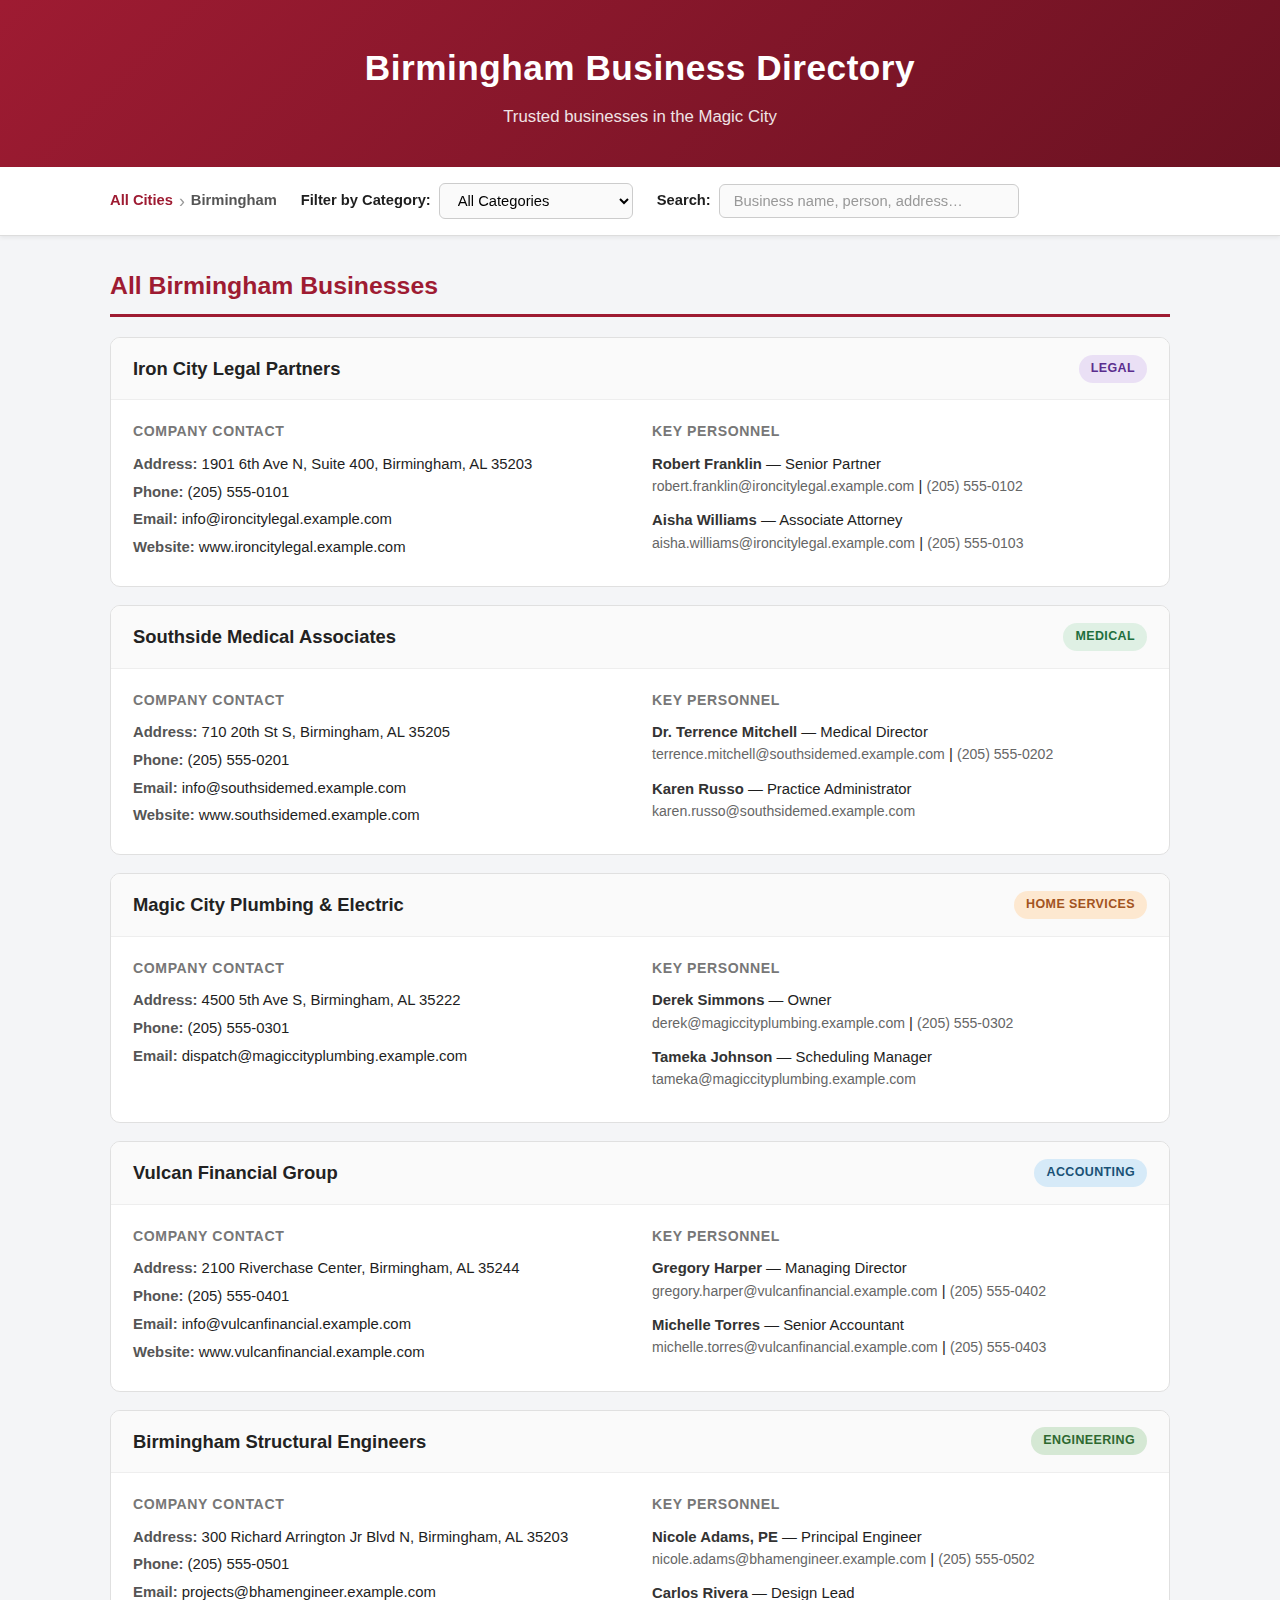
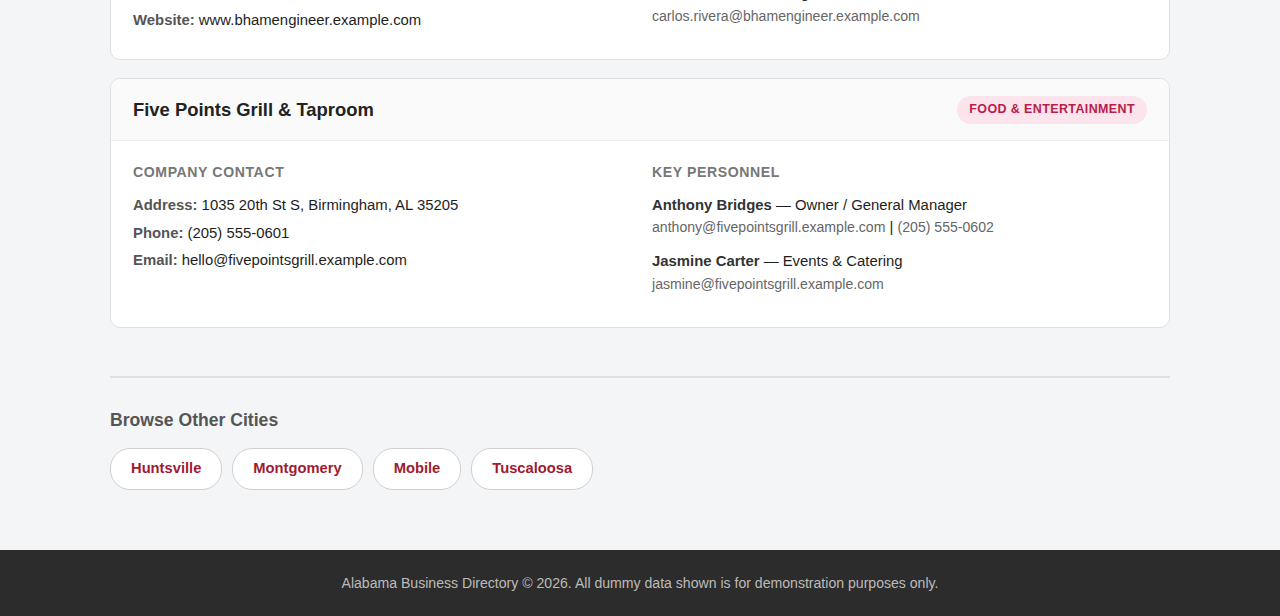
<file: cities/birmingham.html>
<!DOCTYPE html>
<html lang="en">
<head>
  <meta charset="UTF-8">
  <meta name="viewport" content="width=device-width, initial-scale=1.0">
  <title>Birmingham Business Directory - Alabama Business Directory</title>
  <meta name="description" content="Browse trusted businesses in Birmingham, Alabama. Find legal, medical, home services, accounting, engineering, and food &amp; entertainment businesses.">
  <link rel="canonical" href="birmingham.html">
  <link rel="stylesheet" href="../styles.css">
</head>
<body>

  <header class="site-header">
    <div class="container">
      <h1>Birmingham Business Directory</h1>
      <p class="tagline">Trusted businesses in the Magic City</p>
    </div>
  </header>

  <nav class="filter-bar">
    <div class="container">
      <div class="breadcrumb" aria-label="Breadcrumb">
        <a href="../index.html">All Cities</a> <span class="breadcrumb-sep" aria-hidden="true">&rsaquo;</span> <span class="breadcrumb-current">Birmingham</span>
      </div>
      <div class="filter-group">
        <label for="category-filter">Filter by Category:</label>
        <select id="category-filter" onchange="filterCategory()">
          <option value="all">All Categories</option>
          <option value="legal">Legal</option>
          <option value="medical">Medical</option>
          <option value="home-services">Home Services</option>
          <option value="accounting">Accounting</option>
          <option value="engineering">Engineering</option>
          <option value="food-entertainment">Food &amp; Entertainment</option>
        </select>
      </div>
      <div class="search-group">
        <label for="search-input">Search:</label>
        <input type="text" id="search-input" placeholder="Business name, person, address&hellip;" oninput="filterCategory()">
      </div>
    </div>
  </nav>

  <main class="container directory">

    <section class="city-section" data-city="birmingham">
      <h2 class="city-heading">All Birmingham Businesses</h2>

      <!-- Legal -->
      <div class="business-card" data-category="legal">
        <div class="card-header">
          <h3 class="business-name">Iron City Legal Partners</h3>
          <span class="category-badge legal">Legal</span>
        </div>
        <div class="card-body">
          <div class="company-info">
            <h4>Company Contact</h4>
            <p><strong>Address:</strong> 1901 6th Ave N, Suite 400, Birmingham, AL 35203</p>
            <p><strong>Phone:</strong> (205) 555-0101</p>
            <p><strong>Email:</strong> info@ironcitylegal.example.com</p>
            <p><strong>Website:</strong> www.ironcitylegal.example.com</p>
          </div>
          <div class="personnel">
            <h4>Key Personnel</h4>
            <ul>
              <li><span class="person-name">Robert Franklin</span> &mdash; Senior Partner<br>
                <span class="contact-detail">robert.franklin@ironcitylegal.example.com</span> | <span class="contact-detail">(205) 555-0102</span></li>
              <li><span class="person-name">Aisha Williams</span> &mdash; Associate Attorney<br>
                <span class="contact-detail">aisha.williams@ironcitylegal.example.com</span> | <span class="contact-detail">(205) 555-0103</span></li>
            </ul>
          </div>
        </div>
      </div>

      <!-- Medical -->
      <div class="business-card" data-category="medical">
        <div class="card-header">
          <h3 class="business-name">Southside Medical Associates</h3>
          <span class="category-badge medical">Medical</span>
        </div>
        <div class="card-body">
          <div class="company-info">
            <h4>Company Contact</h4>
            <p><strong>Address:</strong> 710 20th St S, Birmingham, AL 35205</p>
            <p><strong>Phone:</strong> (205) 555-0201</p>
            <p><strong>Email:</strong> info@southsidemed.example.com</p>
            <p><strong>Website:</strong> www.southsidemed.example.com</p>
          </div>
          <div class="personnel">
            <h4>Key Personnel</h4>
            <ul>
              <li><span class="person-name">Dr. Terrence Mitchell</span> &mdash; Medical Director<br>
                <span class="contact-detail">terrence.mitchell@southsidemed.example.com</span> | <span class="contact-detail">(205) 555-0202</span></li>
              <li><span class="person-name">Karen Russo</span> &mdash; Practice Administrator<br>
                <span class="contact-detail">karen.russo@southsidemed.example.com</span></li>
            </ul>
          </div>
        </div>
      </div>

      <!-- Home Services -->
      <div class="business-card" data-category="home-services">
        <div class="card-header">
          <h3 class="business-name">Magic City Plumbing &amp; Electric</h3>
          <span class="category-badge home-services">Home Services</span>
        </div>
        <div class="card-body">
          <div class="company-info">
            <h4>Company Contact</h4>
            <p><strong>Address:</strong> 4500 5th Ave S, Birmingham, AL 35222</p>
            <p><strong>Phone:</strong> (205) 555-0301</p>
            <p><strong>Email:</strong> dispatch@magiccityplumbing.example.com</p>
          </div>
          <div class="personnel">
            <h4>Key Personnel</h4>
            <ul>
              <li><span class="person-name">Derek Simmons</span> &mdash; Owner<br>
                <span class="contact-detail">derek@magiccityplumbing.example.com</span> | <span class="contact-detail">(205) 555-0302</span></li>
              <li><span class="person-name">Tameka Johnson</span> &mdash; Scheduling Manager<br>
                <span class="contact-detail">tameka@magiccityplumbing.example.com</span></li>
            </ul>
          </div>
        </div>
      </div>

      <!-- Accounting -->
      <div class="business-card" data-category="accounting">
        <div class="card-header">
          <h3 class="business-name">Vulcan Financial Group</h3>
          <span class="category-badge accounting">Accounting</span>
        </div>
        <div class="card-body">
          <div class="company-info">
            <h4>Company Contact</h4>
            <p><strong>Address:</strong> 2100 Riverchase Center, Birmingham, AL 35244</p>
            <p><strong>Phone:</strong> (205) 555-0401</p>
            <p><strong>Email:</strong> info@vulcanfinancial.example.com</p>
            <p><strong>Website:</strong> www.vulcanfinancial.example.com</p>
          </div>
          <div class="personnel">
            <h4>Key Personnel</h4>
            <ul>
              <li><span class="person-name">Gregory Harper</span> &mdash; Managing Director<br>
                <span class="contact-detail">gregory.harper@vulcanfinancial.example.com</span> | <span class="contact-detail">(205) 555-0402</span></li>
              <li><span class="person-name">Michelle Torres</span> &mdash; Senior Accountant<br>
                <span class="contact-detail">michelle.torres@vulcanfinancial.example.com</span> | <span class="contact-detail">(205) 555-0403</span></li>
            </ul>
          </div>
        </div>
      </div>

      <!-- Engineering -->
      <div class="business-card" data-category="engineering">
        <div class="card-header">
          <h3 class="business-name">Birmingham Structural Engineers</h3>
          <span class="category-badge engineering">Engineering</span>
        </div>
        <div class="card-body">
          <div class="company-info">
            <h4>Company Contact</h4>
            <p><strong>Address:</strong> 300 Richard Arrington Jr Blvd N, Birmingham, AL 35203</p>
            <p><strong>Phone:</strong> (205) 555-0501</p>
            <p><strong>Email:</strong> projects@bhamengineer.example.com</p>
            <p><strong>Website:</strong> www.bhamengineer.example.com</p>
          </div>
          <div class="personnel">
            <h4>Key Personnel</h4>
            <ul>
              <li><span class="person-name">Nicole Adams, PE</span> &mdash; Principal Engineer<br>
                <span class="contact-detail">nicole.adams@bhamengineer.example.com</span> | <span class="contact-detail">(205) 555-0502</span></li>
              <li><span class="person-name">Carlos Rivera</span> &mdash; Design Lead<br>
                <span class="contact-detail">carlos.rivera@bhamengineer.example.com</span></li>
            </ul>
          </div>
        </div>
      </div>

      <!-- Food & Entertainment -->
      <div class="business-card" data-category="food-entertainment">
        <div class="card-header">
          <h3 class="business-name">Five Points Grill &amp; Taproom</h3>
          <span class="category-badge food-entertainment">Food &amp; Entertainment</span>
        </div>
        <div class="card-body">
          <div class="company-info">
            <h4>Company Contact</h4>
            <p><strong>Address:</strong> 1035 20th St S, Birmingham, AL 35205</p>
            <p><strong>Phone:</strong> (205) 555-0601</p>
            <p><strong>Email:</strong> hello@fivepointsgrill.example.com</p>
          </div>
          <div class="personnel">
            <h4>Key Personnel</h4>
            <ul>
              <li><span class="person-name">Anthony Bridges</span> &mdash; Owner / General Manager<br>
                <span class="contact-detail">anthony@fivepointsgrill.example.com</span> | <span class="contact-detail">(205) 555-0602</span></li>
              <li><span class="person-name">Jasmine Carter</span> &mdash; Events &amp; Catering<br>
                <span class="contact-detail">jasmine@fivepointsgrill.example.com</span></li>
            </ul>
          </div>
        </div>
      </div>

    </section>

    <div id="no-results" class="no-results">
      <p><strong>No businesses found.</strong></p>
      <p>Try a different search term or adjust your filters.</p>
    </div>

    <nav class="city-nav" aria-label="Other cities">
      <h3 class="city-nav-heading">Browse Other Cities</h3>
      <ul class="city-nav-list">
        <li><a href="huntsville.html">Huntsville</a></li>
        <li><a href="montgomery.html">Montgomery</a></li>
        <li><a href="mobile.html">Mobile</a></li>
        <li><a href="tuscaloosa.html">Tuscaloosa</a></li>
      </ul>
    </nav>

  </main>

  <footer class="site-footer">
    <div class="container">
      <p>Alabama Business Directory &copy; 2026. All dummy data shown is for demonstration purposes only.</p>
    </div>
  </footer>

  <script>
    function filterCategory() {
      var category = document.getElementById('category-filter').value;
      var searchTerm = document.getElementById('search-input').value.trim().toLowerCase();
      var cards = document.querySelectorAll('.business-card');
      var noResults = document.getElementById('no-results');

      var visibleCount = 0;
      cards.forEach(function(card) {
        var matchCat = (category === 'all' || card.getAttribute('data-category') === category);

        var matchSearch = true;
        if (searchTerm) {
          var cardText = card.textContent.toLowerCase();
          matchSearch = cardText.indexOf(searchTerm) !== -1;
        }

        var visible = matchCat && matchSearch;
        card.style.display = visible ? '' : 'none';
        if (visible) visibleCount++;
      });

      if (noResults) {
        noResults.style.display = visibleCount === 0 ? '' : 'none';
      }
    }
  </script>

</body>
</html>
</file>
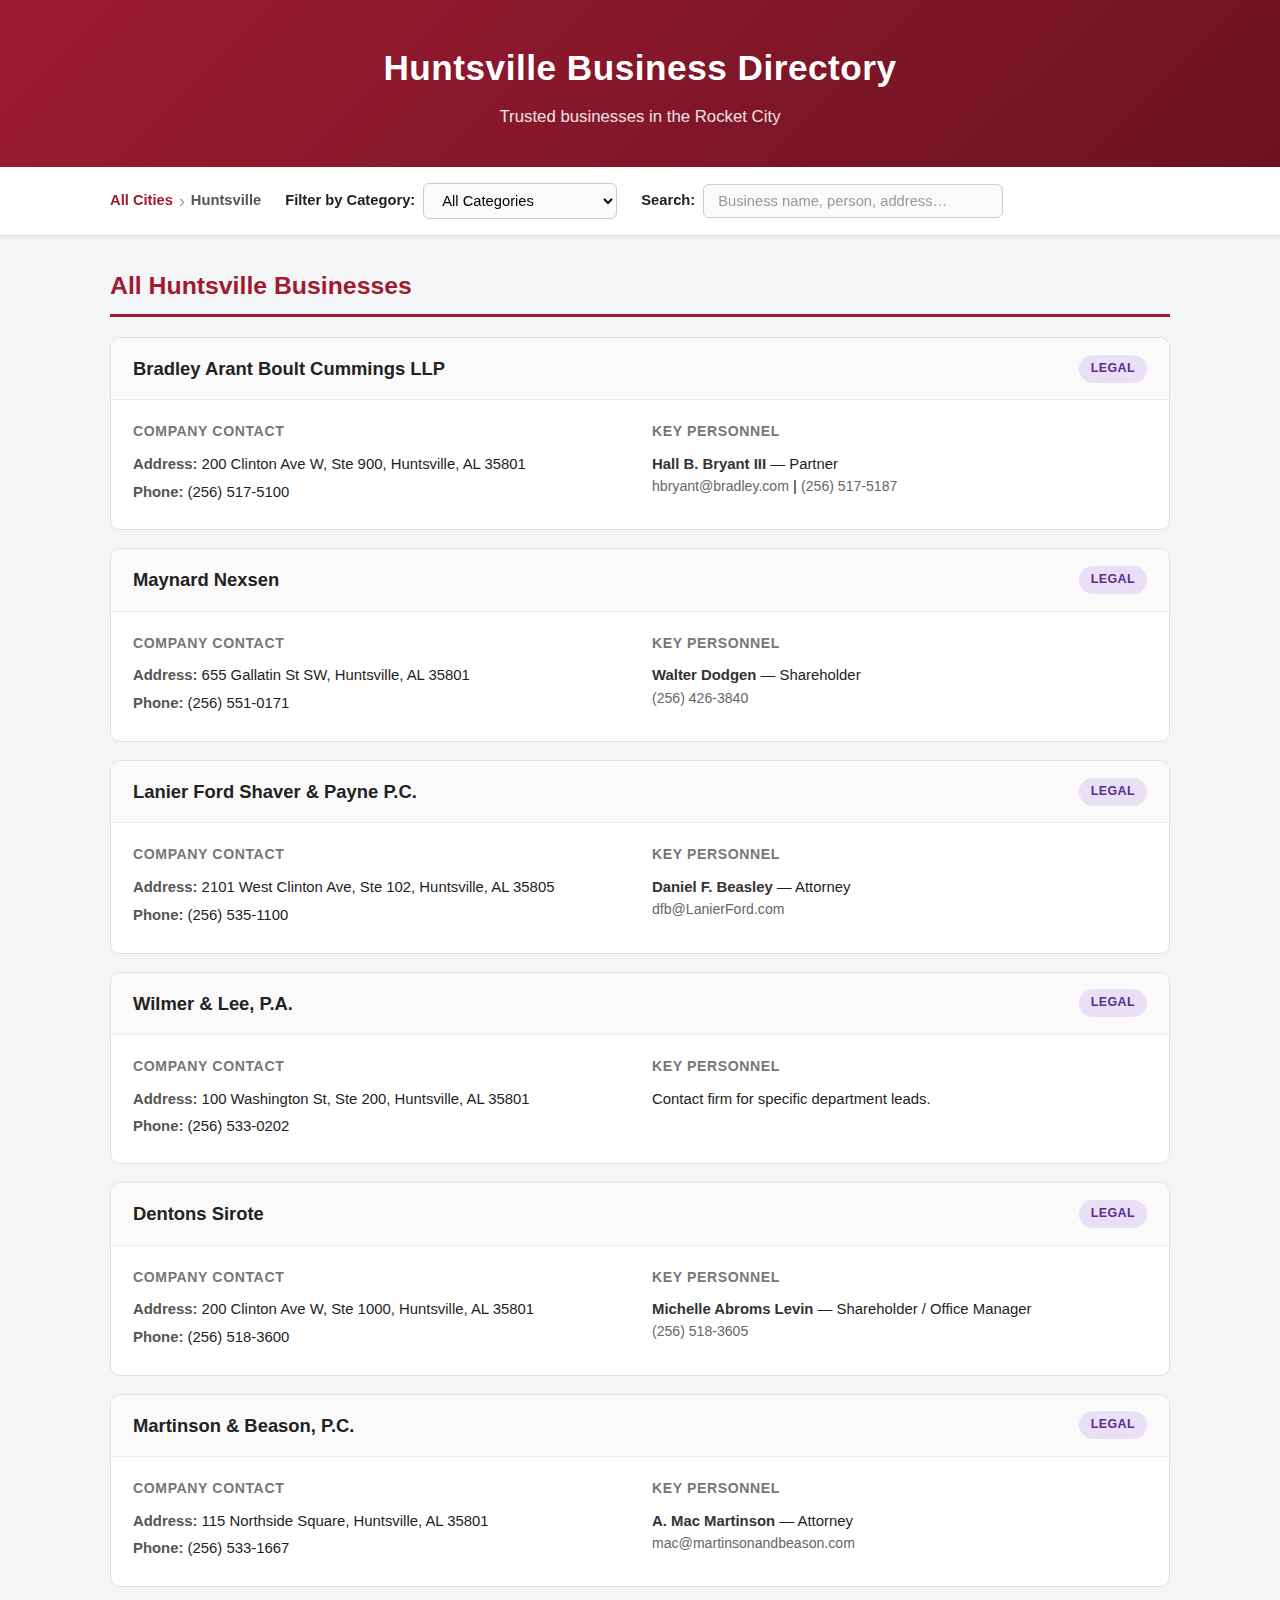
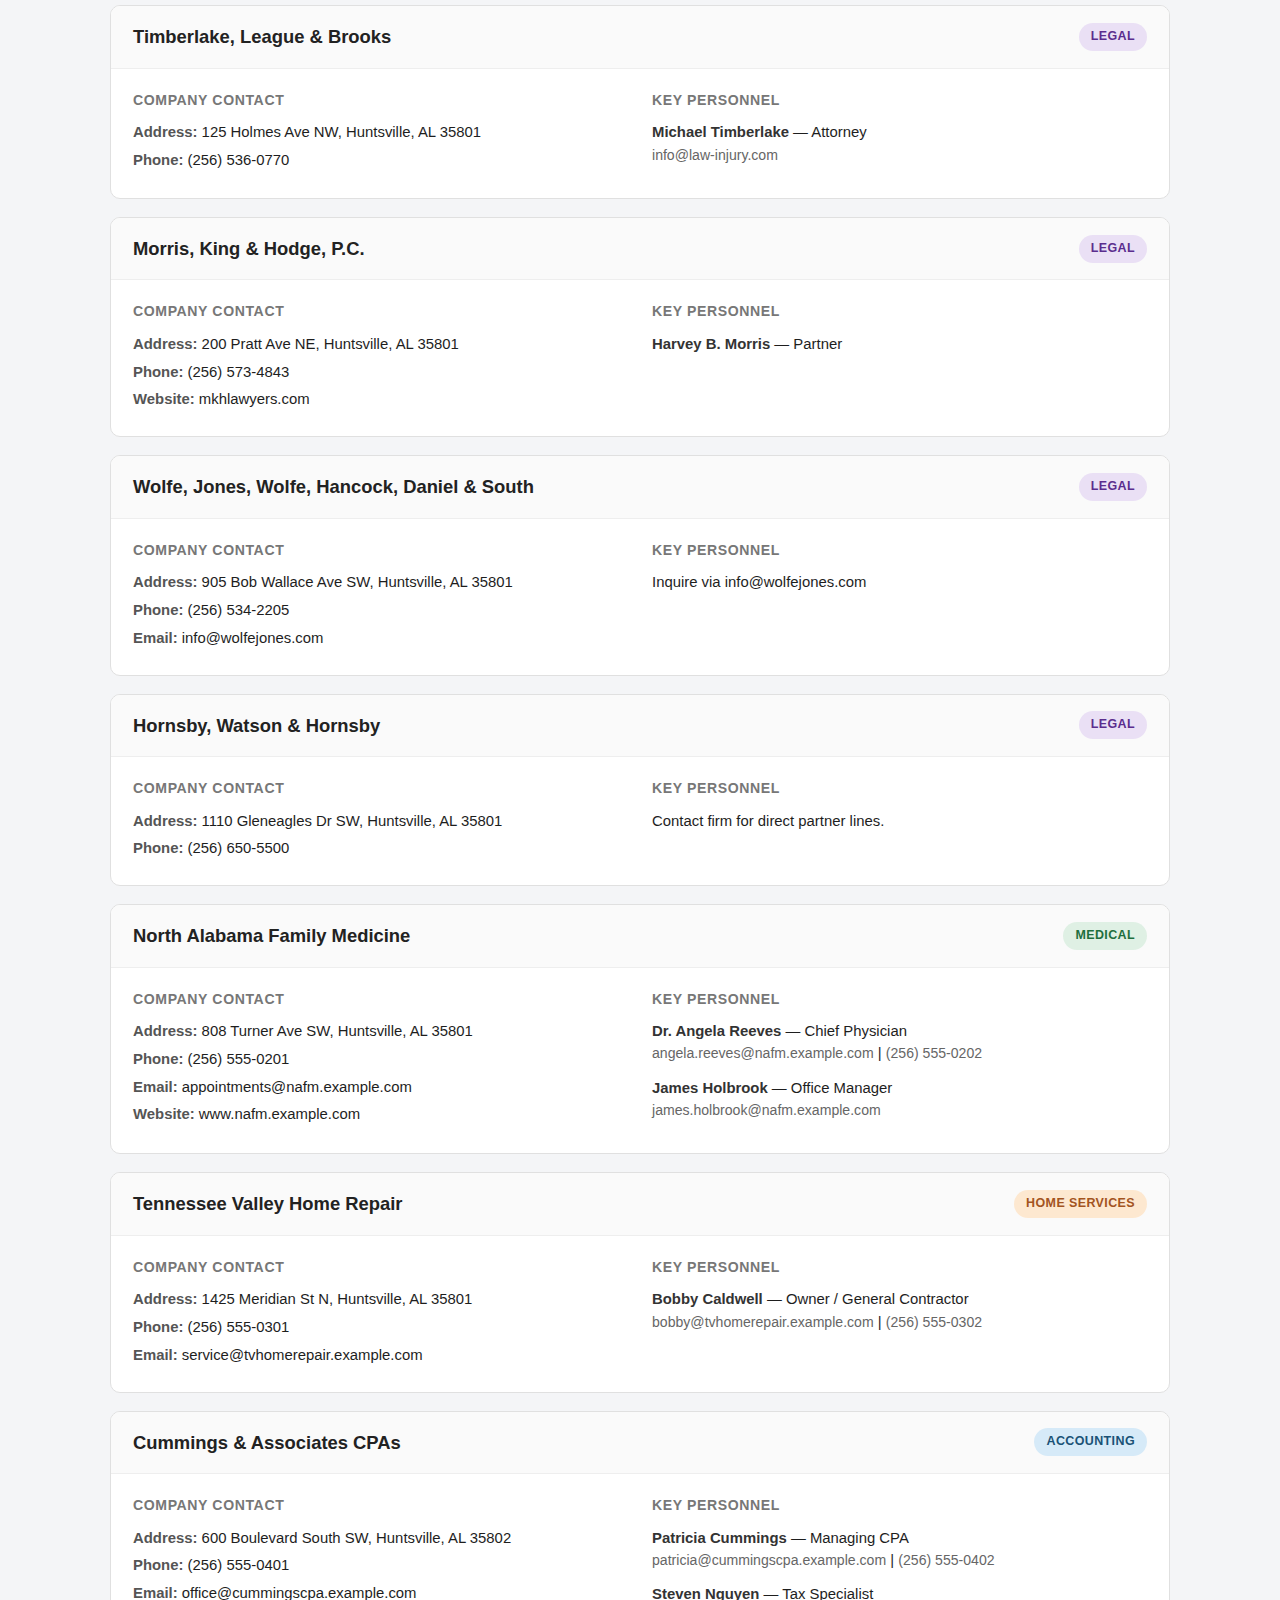
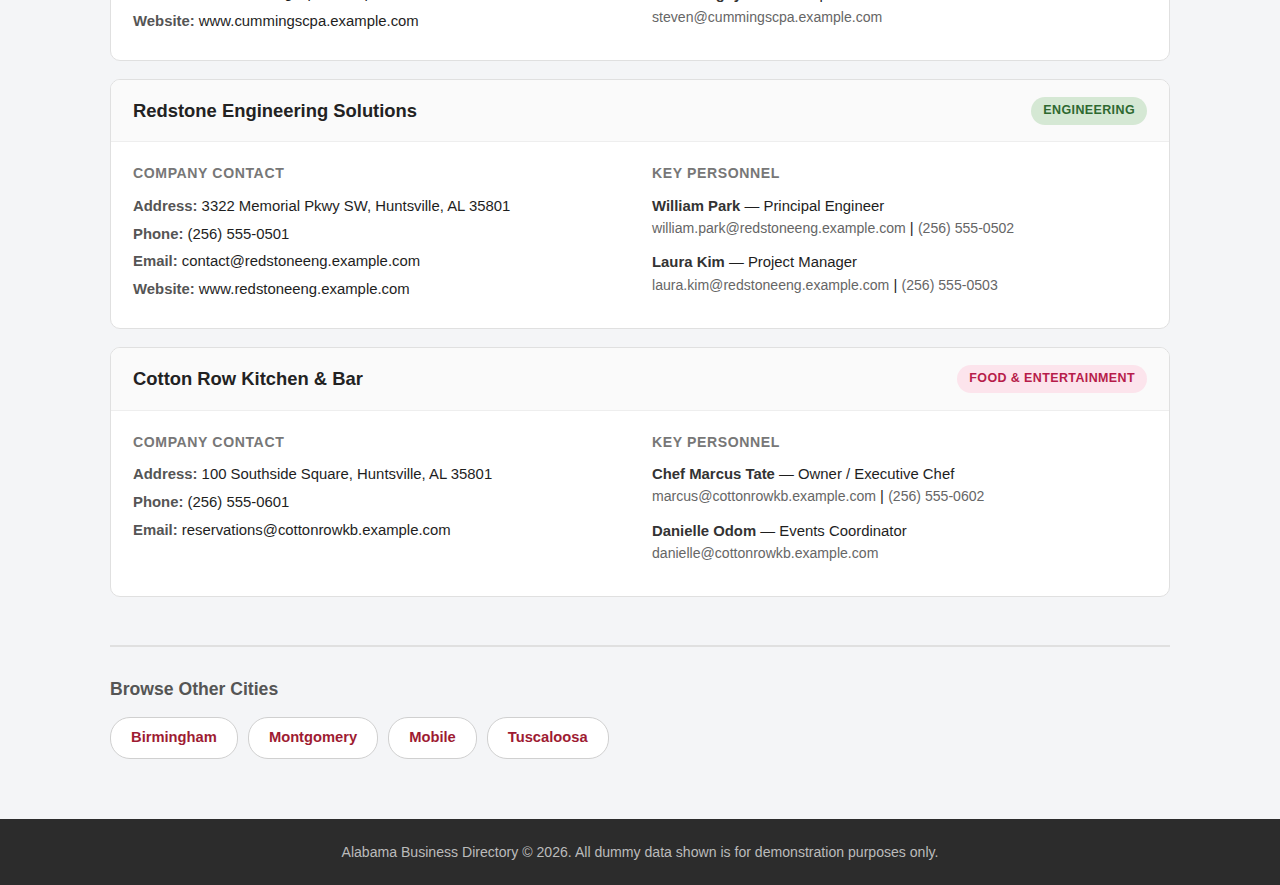
<file: cities/huntsville.html>
<!DOCTYPE html>
<html lang="en">
<head>
  <meta charset="UTF-8">
  <meta name="viewport" content="width=device-width, initial-scale=1.0">
  <title>Huntsville Business Directory - Alabama Business Directory</title>
  <meta name="description" content="Browse trusted businesses in Huntsville, Alabama. Find legal, medical, home services, accounting, engineering, and food &amp; entertainment businesses.">
  <link rel="canonical" href="huntsville.html">
  <link rel="stylesheet" href="../styles.css">
</head>
<body>

  <header class="site-header">
    <div class="container">
      <h1>Huntsville Business Directory</h1>
      <p class="tagline">Trusted businesses in the Rocket City</p>
    </div>
  </header>

  <nav class="filter-bar">
    <div class="container">
      <div class="breadcrumb" aria-label="Breadcrumb">
        <a href="../index.html">All Cities</a> <span class="breadcrumb-sep" aria-hidden="true">&rsaquo;</span> <span class="breadcrumb-current">Huntsville</span>
      </div>
      <div class="filter-group">
        <label for="category-filter">Filter by Category:</label>
        <select id="category-filter" onchange="filterCategory()">
          <option value="all">All Categories</option>
          <option value="legal">Legal</option>
          <option value="medical">Medical</option>
          <option value="home-services">Home Services</option>
          <option value="accounting">Accounting</option>
          <option value="engineering">Engineering</option>
          <option value="food-entertainment">Food &amp; Entertainment</option>
        </select>
      </div>
      <div class="search-group">
        <label for="search-input">Search:</label>
        <input type="text" id="search-input" placeholder="Business name, person, address&hellip;" oninput="filterCategory()">
      </div>
    </div>
  </nav>

  <main class="container directory">

    <section class="city-section" data-city="huntsville">
      <h2 class="city-heading">All Huntsville Businesses</h2>

      <!-- Legal -->
      <div class="business-card" data-category="legal">
        <div class="card-header">
          <h3 class="business-name">Bradley Arant Boult Cummings LLP</h3>
          <span class="category-badge legal">Legal</span>
        </div>
        <div class="card-body">
          <div class="company-info">
            <h4>Company Contact</h4>
            <p><strong>Address:</strong> 200 Clinton Ave W, Ste 900, Huntsville, AL 35801</p>
            <p><strong>Phone:</strong> (256) 517-5100</p>
          </div>
          <div class="personnel">
            <h4>Key Personnel</h4>
            <ul>
              <li><span class="person-name">Hall B. Bryant III</span> &mdash; Partner<br>
                <span class="contact-detail">hbryant@bradley.com</span> | <span class="contact-detail">(256) 517-5187</span></li>
            </ul>
          </div>
        </div>
      </div>

      <div class="business-card" data-category="legal">
        <div class="card-header">
          <h3 class="business-name">Maynard Nexsen</h3>
          <span class="category-badge legal">Legal</span>
        </div>
        <div class="card-body">
          <div class="company-info">
            <h4>Company Contact</h4>
            <p><strong>Address:</strong> 655 Gallatin St SW, Huntsville, AL 35801</p>
            <p><strong>Phone:</strong> (256) 551-0171</p>
          </div>
          <div class="personnel">
            <h4>Key Personnel</h4>
            <ul>
              <li><span class="person-name">Walter Dodgen</span> &mdash; Shareholder<br>
                <span class="contact-detail">(256) 426-3840</span></li>
            </ul>
          </div>
        </div>
      </div>

      <div class="business-card" data-category="legal">
        <div class="card-header">
          <h3 class="business-name">Lanier Ford Shaver &amp; Payne P.C.</h3>
          <span class="category-badge legal">Legal</span>
        </div>
        <div class="card-body">
          <div class="company-info">
            <h4>Company Contact</h4>
            <p><strong>Address:</strong> 2101 West Clinton Ave, Ste 102, Huntsville, AL 35805</p>
            <p><strong>Phone:</strong> (256) 535-1100</p>
          </div>
          <div class="personnel">
            <h4>Key Personnel</h4>
            <ul>
              <li><span class="person-name">Daniel F. Beasley</span> &mdash; Attorney<br>
                <span class="contact-detail">dfb@LanierFord.com</span></li>
            </ul>
          </div>
        </div>
      </div>

      <div class="business-card" data-category="legal">
        <div class="card-header">
          <h3 class="business-name">Wilmer &amp; Lee, P.A.</h3>
          <span class="category-badge legal">Legal</span>
        </div>
        <div class="card-body">
          <div class="company-info">
            <h4>Company Contact</h4>
            <p><strong>Address:</strong> 100 Washington St, Ste 200, Huntsville, AL 35801</p>
            <p><strong>Phone:</strong> (256) 533-0202</p>
          </div>
          <div class="personnel">
            <h4>Key Personnel</h4>
            <ul>
              <li>Contact firm for specific department leads.</li>
            </ul>
          </div>
        </div>
      </div>

      <div class="business-card" data-category="legal">
        <div class="card-header">
          <h3 class="business-name">Dentons Sirote</h3>
          <span class="category-badge legal">Legal</span>
        </div>
        <div class="card-body">
          <div class="company-info">
            <h4>Company Contact</h4>
            <p><strong>Address:</strong> 200 Clinton Ave W, Ste 1000, Huntsville, AL 35801</p>
            <p><strong>Phone:</strong> (256) 518-3600</p>
          </div>
          <div class="personnel">
            <h4>Key Personnel</h4>
            <ul>
              <li><span class="person-name">Michelle Abroms Levin</span> &mdash; Shareholder / Office Manager<br>
                <span class="contact-detail">(256) 518-3605</span></li>
            </ul>
          </div>
        </div>
      </div>

      <div class="business-card" data-category="legal">
        <div class="card-header">
          <h3 class="business-name">Martinson &amp; Beason, P.C.</h3>
          <span class="category-badge legal">Legal</span>
        </div>
        <div class="card-body">
          <div class="company-info">
            <h4>Company Contact</h4>
            <p><strong>Address:</strong> 115 Northside Square, Huntsville, AL 35801</p>
            <p><strong>Phone:</strong> (256) 533-1667</p>
          </div>
          <div class="personnel">
            <h4>Key Personnel</h4>
            <ul>
              <li><span class="person-name">A. Mac Martinson</span> &mdash; Attorney<br>
                <span class="contact-detail">mac@martinsonandbeason.com</span></li>
            </ul>
          </div>
        </div>
      </div>

      <div class="business-card" data-category="legal">
        <div class="card-header">
          <h3 class="business-name">Timberlake, League &amp; Brooks</h3>
          <span class="category-badge legal">Legal</span>
        </div>
        <div class="card-body">
          <div class="company-info">
            <h4>Company Contact</h4>
            <p><strong>Address:</strong> 125 Holmes Ave NW, Huntsville, AL 35801</p>
            <p><strong>Phone:</strong> (256) 536-0770</p>
          </div>
          <div class="personnel">
            <h4>Key Personnel</h4>
            <ul>
              <li><span class="person-name">Michael Timberlake</span> &mdash; Attorney<br>
                <span class="contact-detail">info@law-injury.com</span></li>
            </ul>
          </div>
        </div>
      </div>

      <div class="business-card" data-category="legal">
        <div class="card-header">
          <h3 class="business-name">Morris, King &amp; Hodge, P.C.</h3>
          <span class="category-badge legal">Legal</span>
        </div>
        <div class="card-body">
          <div class="company-info">
            <h4>Company Contact</h4>
            <p><strong>Address:</strong> 200 Pratt Ave NE, Huntsville, AL 35801</p>
            <p><strong>Phone:</strong> (256) 573-4843</p>
            <p><strong>Website:</strong> mkhlawyers.com</p>
          </div>
          <div class="personnel">
            <h4>Key Personnel</h4>
            <ul>
              <li><span class="person-name">Harvey B. Morris</span> &mdash; Partner</li>
            </ul>
          </div>
        </div>
      </div>

      <div class="business-card" data-category="legal">
        <div class="card-header">
          <h3 class="business-name">Wolfe, Jones, Wolfe, Hancock, Daniel &amp; South</h3>
          <span class="category-badge legal">Legal</span>
        </div>
        <div class="card-body">
          <div class="company-info">
            <h4>Company Contact</h4>
            <p><strong>Address:</strong> 905 Bob Wallace Ave SW, Huntsville, AL 35801</p>
            <p><strong>Phone:</strong> (256) 534-2205</p>
            <p><strong>Email:</strong> info@wolfejones.com</p>
          </div>
          <div class="personnel">
            <h4>Key Personnel</h4>
            <ul>
              <li>Inquire via info@wolfejones.com</li>
            </ul>
          </div>
        </div>
      </div>

      <div class="business-card" data-category="legal">
        <div class="card-header">
          <h3 class="business-name">Hornsby, Watson &amp; Hornsby</h3>
          <span class="category-badge legal">Legal</span>
        </div>
        <div class="card-body">
          <div class="company-info">
            <h4>Company Contact</h4>
            <p><strong>Address:</strong> 1110 Gleneagles Dr SW, Huntsville, AL 35801</p>
            <p><strong>Phone:</strong> (256) 650-5500</p>
          </div>
          <div class="personnel">
            <h4>Key Personnel</h4>
            <ul>
              <li>Contact firm for direct partner lines.</li>
            </ul>
          </div>
        </div>
      </div>

      <!-- Medical -->
      <div class="business-card" data-category="medical">
        <div class="card-header">
          <h3 class="business-name">North Alabama Family Medicine</h3>
          <span class="category-badge medical">Medical</span>
        </div>
        <div class="card-body">
          <div class="company-info">
            <h4>Company Contact</h4>
            <p><strong>Address:</strong> 808 Turner Ave SW, Huntsville, AL 35801</p>
            <p><strong>Phone:</strong> (256) 555-0201</p>
            <p><strong>Email:</strong> appointments@nafm.example.com</p>
            <p><strong>Website:</strong> www.nafm.example.com</p>
          </div>
          <div class="personnel">
            <h4>Key Personnel</h4>
            <ul>
              <li><span class="person-name">Dr. Angela Reeves</span> &mdash; Chief Physician<br>
                <span class="contact-detail">angela.reeves@nafm.example.com</span> | <span class="contact-detail">(256) 555-0202</span></li>
              <li><span class="person-name">James Holbrook</span> &mdash; Office Manager<br>
                <span class="contact-detail">james.holbrook@nafm.example.com</span></li>
            </ul>
          </div>
        </div>
      </div>

      <!-- Home Services -->
      <div class="business-card" data-category="home-services">
        <div class="card-header">
          <h3 class="business-name">Tennessee Valley Home Repair</h3>
          <span class="category-badge home-services">Home Services</span>
        </div>
        <div class="card-body">
          <div class="company-info">
            <h4>Company Contact</h4>
            <p><strong>Address:</strong> 1425 Meridian St N, Huntsville, AL 35801</p>
            <p><strong>Phone:</strong> (256) 555-0301</p>
            <p><strong>Email:</strong> service@tvhomerepair.example.com</p>
          </div>
          <div class="personnel">
            <h4>Key Personnel</h4>
            <ul>
              <li><span class="person-name">Bobby Caldwell</span> &mdash; Owner / General Contractor<br>
                <span class="contact-detail">bobby@tvhomerepair.example.com</span> | <span class="contact-detail">(256) 555-0302</span></li>
            </ul>
          </div>
        </div>
      </div>

      <!-- Accounting -->
      <div class="business-card" data-category="accounting">
        <div class="card-header">
          <h3 class="business-name">Cummings &amp; Associates CPAs</h3>
          <span class="category-badge accounting">Accounting</span>
        </div>
        <div class="card-body">
          <div class="company-info">
            <h4>Company Contact</h4>
            <p><strong>Address:</strong> 600 Boulevard South SW, Huntsville, AL 35802</p>
            <p><strong>Phone:</strong> (256) 555-0401</p>
            <p><strong>Email:</strong> office@cummingscpa.example.com</p>
            <p><strong>Website:</strong> www.cummingscpa.example.com</p>
          </div>
          <div class="personnel">
            <h4>Key Personnel</h4>
            <ul>
              <li><span class="person-name">Patricia Cummings</span> &mdash; Managing CPA<br>
                <span class="contact-detail">patricia@cummingscpa.example.com</span> | <span class="contact-detail">(256) 555-0402</span></li>
              <li><span class="person-name">Steven Nguyen</span> &mdash; Tax Specialist<br>
                <span class="contact-detail">steven@cummingscpa.example.com</span></li>
            </ul>
          </div>
        </div>
      </div>

      <!-- Engineering -->
      <div class="business-card" data-category="engineering">
        <div class="card-header">
          <h3 class="business-name">Redstone Engineering Solutions</h3>
          <span class="category-badge engineering">Engineering</span>
        </div>
        <div class="card-body">
          <div class="company-info">
            <h4>Company Contact</h4>
            <p><strong>Address:</strong> 3322 Memorial Pkwy SW, Huntsville, AL 35801</p>
            <p><strong>Phone:</strong> (256) 555-0501</p>
            <p><strong>Email:</strong> contact@redstoneeng.example.com</p>
            <p><strong>Website:</strong> www.redstoneeng.example.com</p>
          </div>
          <div class="personnel">
            <h4>Key Personnel</h4>
            <ul>
              <li><span class="person-name">William Park</span> &mdash; Principal Engineer<br>
                <span class="contact-detail">william.park@redstoneeng.example.com</span> | <span class="contact-detail">(256) 555-0502</span></li>
              <li><span class="person-name">Laura Kim</span> &mdash; Project Manager<br>
                <span class="contact-detail">laura.kim@redstoneeng.example.com</span> | <span class="contact-detail">(256) 555-0503</span></li>
            </ul>
          </div>
        </div>
      </div>

      <!-- Food & Entertainment -->
      <div class="business-card" data-category="food-entertainment">
        <div class="card-header">
          <h3 class="business-name">Cotton Row Kitchen &amp; Bar</h3>
          <span class="category-badge food-entertainment">Food &amp; Entertainment</span>
        </div>
        <div class="card-body">
          <div class="company-info">
            <h4>Company Contact</h4>
            <p><strong>Address:</strong> 100 Southside Square, Huntsville, AL 35801</p>
            <p><strong>Phone:</strong> (256) 555-0601</p>
            <p><strong>Email:</strong> reservations@cottonrowkb.example.com</p>
          </div>
          <div class="personnel">
            <h4>Key Personnel</h4>
            <ul>
              <li><span class="person-name">Chef Marcus Tate</span> &mdash; Owner / Executive Chef<br>
                <span class="contact-detail">marcus@cottonrowkb.example.com</span> | <span class="contact-detail">(256) 555-0602</span></li>
              <li><span class="person-name">Danielle Odom</span> &mdash; Events Coordinator<br>
                <span class="contact-detail">danielle@cottonrowkb.example.com</span></li>
            </ul>
          </div>
        </div>
      </div>

    </section>

    <div id="no-results" class="no-results">
      <p><strong>No businesses found.</strong></p>
      <p>Try a different search term or adjust your filters.</p>
    </div>

    <nav class="city-nav" aria-label="Other cities">
      <h3 class="city-nav-heading">Browse Other Cities</h3>
      <ul class="city-nav-list">
        <li><a href="birmingham.html">Birmingham</a></li>
        <li><a href="montgomery.html">Montgomery</a></li>
        <li><a href="mobile.html">Mobile</a></li>
        <li><a href="tuscaloosa.html">Tuscaloosa</a></li>
      </ul>
    </nav>

  </main>

  <footer class="site-footer">
    <div class="container">
      <p>Alabama Business Directory &copy; 2026. All dummy data shown is for demonstration purposes only.</p>
    </div>
  </footer>

  <script>
    function filterCategory() {
      var category = document.getElementById('category-filter').value;
      var searchTerm = document.getElementById('search-input').value.trim().toLowerCase();
      var cards = document.querySelectorAll('.business-card');
      var noResults = document.getElementById('no-results');

      var visibleCount = 0;
      cards.forEach(function(card) {
        var matchCat = (category === 'all' || card.getAttribute('data-category') === category);

        var matchSearch = true;
        if (searchTerm) {
          var cardText = card.textContent.toLowerCase();
          matchSearch = cardText.indexOf(searchTerm) !== -1;
        }

        var visible = matchCat && matchSearch;
        card.style.display = visible ? '' : 'none';
        if (visible) visibleCount++;
      });

      if (noResults) {
        noResults.style.display = visibleCount === 0 ? '' : 'none';
      }
    }
  </script>

</body>
</html>
</file>
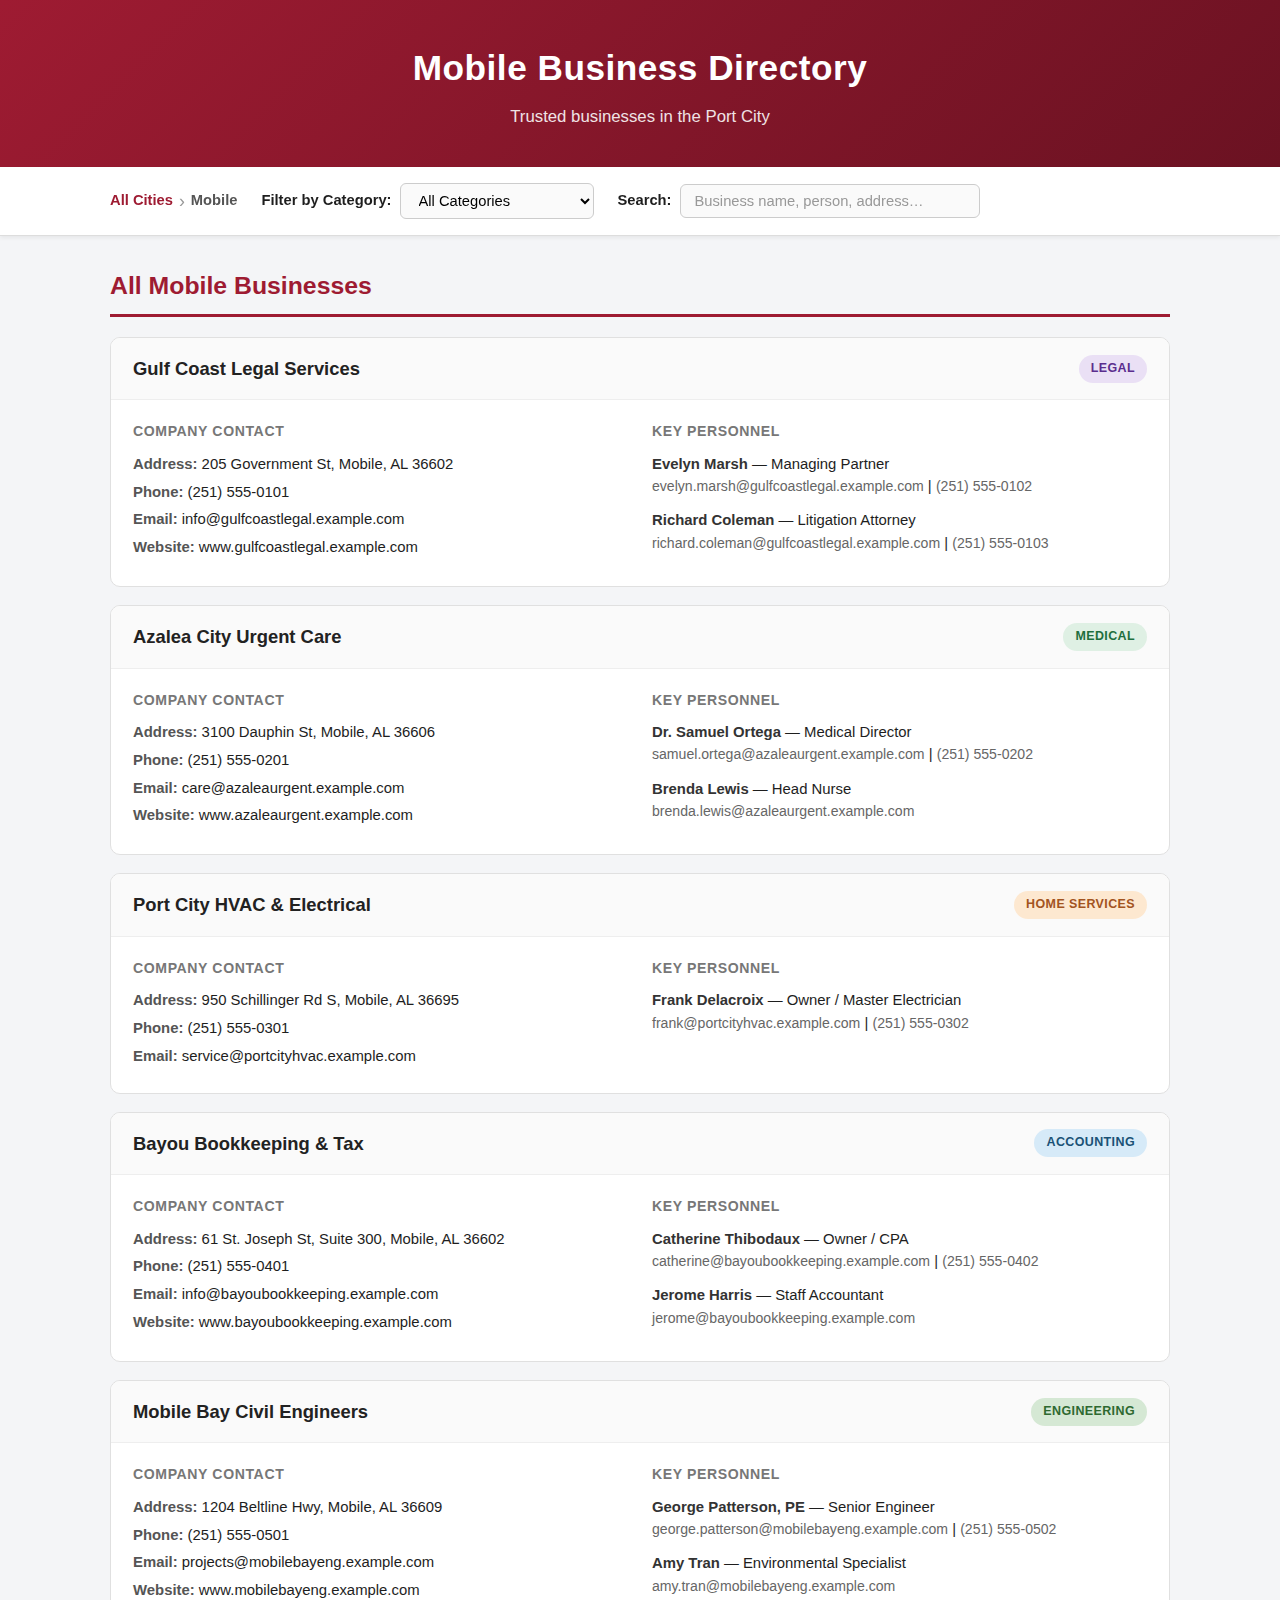
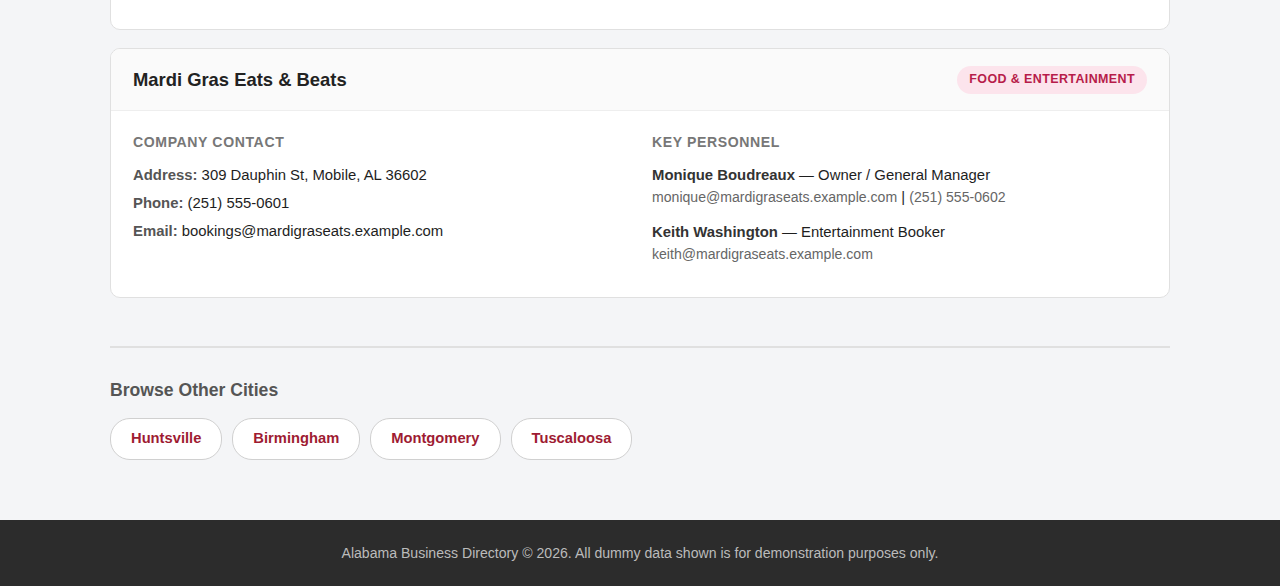
<file: cities/mobile.html>
<!DOCTYPE html>
<html lang="en">
<head>
  <meta charset="UTF-8">
  <meta name="viewport" content="width=device-width, initial-scale=1.0">
  <title>Mobile Business Directory - Alabama Business Directory</title>
  <meta name="description" content="Browse trusted businesses in Mobile, Alabama. Find legal, medical, home services, accounting, engineering, and food &amp; entertainment businesses.">
  <link rel="canonical" href="mobile.html">
  <link rel="stylesheet" href="../styles.css">
</head>
<body>

  <header class="site-header">
    <div class="container">
      <h1>Mobile Business Directory</h1>
      <p class="tagline">Trusted businesses in the Port City</p>
    </div>
  </header>

  <nav class="filter-bar">
    <div class="container">
      <div class="breadcrumb" aria-label="Breadcrumb">
        <a href="../index.html">All Cities</a> <span class="breadcrumb-sep" aria-hidden="true">&rsaquo;</span> <span class="breadcrumb-current">Mobile</span>
      </div>
      <div class="filter-group">
        <label for="category-filter">Filter by Category:</label>
        <select id="category-filter" onchange="filterCategory()">
          <option value="all">All Categories</option>
          <option value="legal">Legal</option>
          <option value="medical">Medical</option>
          <option value="home-services">Home Services</option>
          <option value="accounting">Accounting</option>
          <option value="engineering">Engineering</option>
          <option value="food-entertainment">Food &amp; Entertainment</option>
        </select>
      </div>
      <div class="search-group">
        <label for="search-input">Search:</label>
        <input type="text" id="search-input" placeholder="Business name, person, address&hellip;" oninput="filterCategory()">
      </div>
    </div>
  </nav>

  <main class="container directory">

    <section class="city-section" data-city="mobile">
      <h2 class="city-heading">All Mobile Businesses</h2>

      <!-- Legal -->
      <div class="business-card" data-category="legal">
        <div class="card-header">
          <h3 class="business-name">Gulf Coast Legal Services</h3>
          <span class="category-badge legal">Legal</span>
        </div>
        <div class="card-body">
          <div class="company-info">
            <h4>Company Contact</h4>
            <p><strong>Address:</strong> 205 Government St, Mobile, AL 36602</p>
            <p><strong>Phone:</strong> (251) 555-0101</p>
            <p><strong>Email:</strong> info@gulfcoastlegal.example.com</p>
            <p><strong>Website:</strong> www.gulfcoastlegal.example.com</p>
          </div>
          <div class="personnel">
            <h4>Key Personnel</h4>
            <ul>
              <li><span class="person-name">Evelyn Marsh</span> &mdash; Managing Partner<br>
                <span class="contact-detail">evelyn.marsh@gulfcoastlegal.example.com</span> | <span class="contact-detail">(251) 555-0102</span></li>
              <li><span class="person-name">Richard Coleman</span> &mdash; Litigation Attorney<br>
                <span class="contact-detail">richard.coleman@gulfcoastlegal.example.com</span> | <span class="contact-detail">(251) 555-0103</span></li>
            </ul>
          </div>
        </div>
      </div>

      <!-- Medical -->
      <div class="business-card" data-category="medical">
        <div class="card-header">
          <h3 class="business-name">Azalea City Urgent Care</h3>
          <span class="category-badge medical">Medical</span>
        </div>
        <div class="card-body">
          <div class="company-info">
            <h4>Company Contact</h4>
            <p><strong>Address:</strong> 3100 Dauphin St, Mobile, AL 36606</p>
            <p><strong>Phone:</strong> (251) 555-0201</p>
            <p><strong>Email:</strong> care@azaleaurgent.example.com</p>
            <p><strong>Website:</strong> www.azaleaurgent.example.com</p>
          </div>
          <div class="personnel">
            <h4>Key Personnel</h4>
            <ul>
              <li><span class="person-name">Dr. Samuel Ortega</span> &mdash; Medical Director<br>
                <span class="contact-detail">samuel.ortega@azaleaurgent.example.com</span> | <span class="contact-detail">(251) 555-0202</span></li>
              <li><span class="person-name">Brenda Lewis</span> &mdash; Head Nurse<br>
                <span class="contact-detail">brenda.lewis@azaleaurgent.example.com</span></li>
            </ul>
          </div>
        </div>
      </div>

      <!-- Home Services -->
      <div class="business-card" data-category="home-services">
        <div class="card-header">
          <h3 class="business-name">Port City HVAC &amp; Electrical</h3>
          <span class="category-badge home-services">Home Services</span>
        </div>
        <div class="card-body">
          <div class="company-info">
            <h4>Company Contact</h4>
            <p><strong>Address:</strong> 950 Schillinger Rd S, Mobile, AL 36695</p>
            <p><strong>Phone:</strong> (251) 555-0301</p>
            <p><strong>Email:</strong> service@portcityhvac.example.com</p>
          </div>
          <div class="personnel">
            <h4>Key Personnel</h4>
            <ul>
              <li><span class="person-name">Frank Delacroix</span> &mdash; Owner / Master Electrician<br>
                <span class="contact-detail">frank@portcityhvac.example.com</span> | <span class="contact-detail">(251) 555-0302</span></li>
            </ul>
          </div>
        </div>
      </div>

      <!-- Accounting -->
      <div class="business-card" data-category="accounting">
        <div class="card-header">
          <h3 class="business-name">Bayou Bookkeeping &amp; Tax</h3>
          <span class="category-badge accounting">Accounting</span>
        </div>
        <div class="card-body">
          <div class="company-info">
            <h4>Company Contact</h4>
            <p><strong>Address:</strong> 61 St. Joseph St, Suite 300, Mobile, AL 36602</p>
            <p><strong>Phone:</strong> (251) 555-0401</p>
            <p><strong>Email:</strong> info@bayoubookkeeping.example.com</p>
            <p><strong>Website:</strong> www.bayoubookkeeping.example.com</p>
          </div>
          <div class="personnel">
            <h4>Key Personnel</h4>
            <ul>
              <li><span class="person-name">Catherine Thibodaux</span> &mdash; Owner / CPA<br>
                <span class="contact-detail">catherine@bayoubookkeeping.example.com</span> | <span class="contact-detail">(251) 555-0402</span></li>
              <li><span class="person-name">Jerome Harris</span> &mdash; Staff Accountant<br>
                <span class="contact-detail">jerome@bayoubookkeeping.example.com</span></li>
            </ul>
          </div>
        </div>
      </div>

      <!-- Engineering -->
      <div class="business-card" data-category="engineering">
        <div class="card-header">
          <h3 class="business-name">Mobile Bay Civil Engineers</h3>
          <span class="category-badge engineering">Engineering</span>
        </div>
        <div class="card-body">
          <div class="company-info">
            <h4>Company Contact</h4>
            <p><strong>Address:</strong> 1204 Beltline Hwy, Mobile, AL 36609</p>
            <p><strong>Phone:</strong> (251) 555-0501</p>
            <p><strong>Email:</strong> projects@mobilebayeng.example.com</p>
            <p><strong>Website:</strong> www.mobilebayeng.example.com</p>
          </div>
          <div class="personnel">
            <h4>Key Personnel</h4>
            <ul>
              <li><span class="person-name">George Patterson, PE</span> &mdash; Senior Engineer<br>
                <span class="contact-detail">george.patterson@mobilebayeng.example.com</span> | <span class="contact-detail">(251) 555-0502</span></li>
              <li><span class="person-name">Amy Tran</span> &mdash; Environmental Specialist<br>
                <span class="contact-detail">amy.tran@mobilebayeng.example.com</span></li>
            </ul>
          </div>
        </div>
      </div>

      <!-- Food & Entertainment -->
      <div class="business-card" data-category="food-entertainment">
        <div class="card-header">
          <h3 class="business-name">Mardi Gras Eats &amp; Beats</h3>
          <span class="category-badge food-entertainment">Food &amp; Entertainment</span>
        </div>
        <div class="card-body">
          <div class="company-info">
            <h4>Company Contact</h4>
            <p><strong>Address:</strong> 309 Dauphin St, Mobile, AL 36602</p>
            <p><strong>Phone:</strong> (251) 555-0601</p>
            <p><strong>Email:</strong> bookings@mardigraseats.example.com</p>
          </div>
          <div class="personnel">
            <h4>Key Personnel</h4>
            <ul>
              <li><span class="person-name">Monique Boudreaux</span> &mdash; Owner / General Manager<br>
                <span class="contact-detail">monique@mardigraseats.example.com</span> | <span class="contact-detail">(251) 555-0602</span></li>
              <li><span class="person-name">Keith Washington</span> &mdash; Entertainment Booker<br>
                <span class="contact-detail">keith@mardigraseats.example.com</span></li>
            </ul>
          </div>
        </div>
      </div>

    </section>

    <div id="no-results" class="no-results">
      <p><strong>No businesses found.</strong></p>
      <p>Try a different search term or adjust your filters.</p>
    </div>

    <nav class="city-nav" aria-label="Other cities">
      <h3 class="city-nav-heading">Browse Other Cities</h3>
      <ul class="city-nav-list">
        <li><a href="huntsville.html">Huntsville</a></li>
        <li><a href="birmingham.html">Birmingham</a></li>
        <li><a href="montgomery.html">Montgomery</a></li>
        <li><a href="tuscaloosa.html">Tuscaloosa</a></li>
      </ul>
    </nav>

  </main>

  <footer class="site-footer">
    <div class="container">
      <p>Alabama Business Directory &copy; 2026. All dummy data shown is for demonstration purposes only.</p>
    </div>
  </footer>

  <script>
    function filterCategory() {
      var category = document.getElementById('category-filter').value;
      var searchTerm = document.getElementById('search-input').value.trim().toLowerCase();
      var cards = document.querySelectorAll('.business-card');
      var noResults = document.getElementById('no-results');

      var visibleCount = 0;
      cards.forEach(function(card) {
        var matchCat = (category === 'all' || card.getAttribute('data-category') === category);

        var matchSearch = true;
        if (searchTerm) {
          var cardText = card.textContent.toLowerCase();
          matchSearch = cardText.indexOf(searchTerm) !== -1;
        }

        var visible = matchCat && matchSearch;
        card.style.display = visible ? '' : 'none';
        if (visible) visibleCount++;
      });

      if (noResults) {
        noResults.style.display = visibleCount === 0 ? '' : 'none';
      }
    }
  </script>

</body>
</html>
</file>
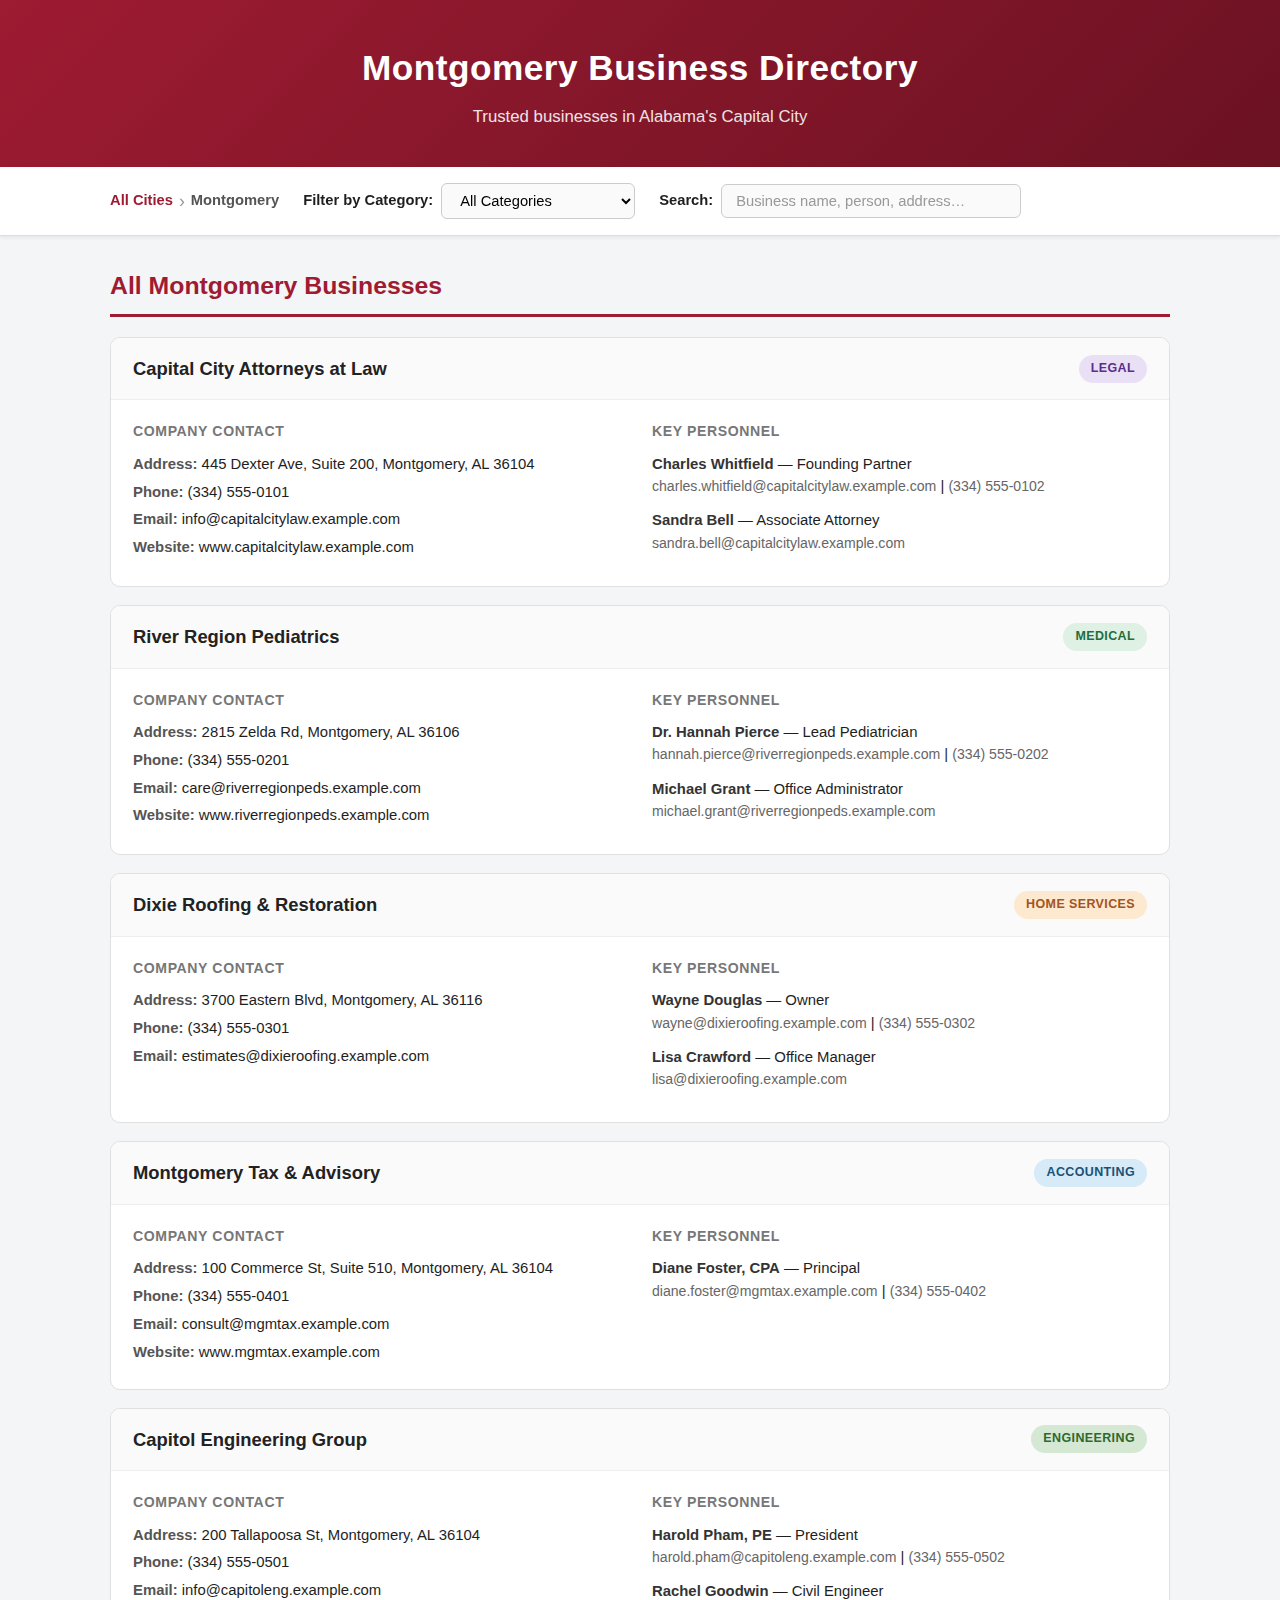
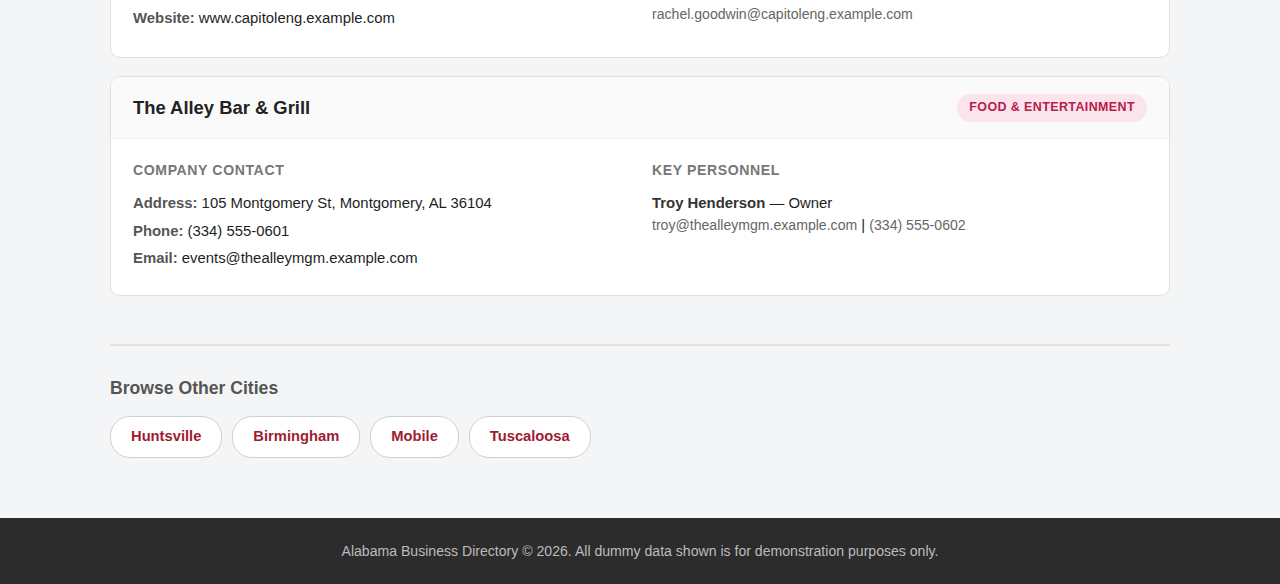
<file: cities/montgomery.html>
<!DOCTYPE html>
<html lang="en">
<head>
  <meta charset="UTF-8">
  <meta name="viewport" content="width=device-width, initial-scale=1.0">
  <title>Montgomery Business Directory - Alabama Business Directory</title>
  <meta name="description" content="Browse trusted businesses in Montgomery, Alabama. Find legal, medical, home services, accounting, engineering, and food &amp; entertainment businesses.">
  <link rel="canonical" href="montgomery.html">
  <link rel="stylesheet" href="../styles.css">
</head>
<body>

  <header class="site-header">
    <div class="container">
      <h1>Montgomery Business Directory</h1>
      <p class="tagline">Trusted businesses in Alabama's Capital City</p>
    </div>
  </header>

  <nav class="filter-bar">
    <div class="container">
      <div class="breadcrumb" aria-label="Breadcrumb">
        <a href="../index.html">All Cities</a> <span class="breadcrumb-sep" aria-hidden="true">&rsaquo;</span> <span class="breadcrumb-current">Montgomery</span>
      </div>
      <div class="filter-group">
        <label for="category-filter">Filter by Category:</label>
        <select id="category-filter" onchange="filterCategory()">
          <option value="all">All Categories</option>
          <option value="legal">Legal</option>
          <option value="medical">Medical</option>
          <option value="home-services">Home Services</option>
          <option value="accounting">Accounting</option>
          <option value="engineering">Engineering</option>
          <option value="food-entertainment">Food &amp; Entertainment</option>
        </select>
      </div>
      <div class="search-group">
        <label for="search-input">Search:</label>
        <input type="text" id="search-input" placeholder="Business name, person, address&hellip;" oninput="filterCategory()">
      </div>
    </div>
  </nav>

  <main class="container directory">

    <section class="city-section" data-city="montgomery">
      <h2 class="city-heading">All Montgomery Businesses</h2>

      <!-- Legal -->
      <div class="business-card" data-category="legal">
        <div class="card-header">
          <h3 class="business-name">Capital City Attorneys at Law</h3>
          <span class="category-badge legal">Legal</span>
        </div>
        <div class="card-body">
          <div class="company-info">
            <h4>Company Contact</h4>
            <p><strong>Address:</strong> 445 Dexter Ave, Suite 200, Montgomery, AL 36104</p>
            <p><strong>Phone:</strong> (334) 555-0101</p>
            <p><strong>Email:</strong> info@capitalcitylaw.example.com</p>
            <p><strong>Website:</strong> www.capitalcitylaw.example.com</p>
          </div>
          <div class="personnel">
            <h4>Key Personnel</h4>
            <ul>
              <li><span class="person-name">Charles Whitfield</span> &mdash; Founding Partner<br>
                <span class="contact-detail">charles.whitfield@capitalcitylaw.example.com</span> | <span class="contact-detail">(334) 555-0102</span></li>
              <li><span class="person-name">Sandra Bell</span> &mdash; Associate Attorney<br>
                <span class="contact-detail">sandra.bell@capitalcitylaw.example.com</span></li>
            </ul>
          </div>
        </div>
      </div>

      <!-- Medical -->
      <div class="business-card" data-category="medical">
        <div class="card-header">
          <h3 class="business-name">River Region Pediatrics</h3>
          <span class="category-badge medical">Medical</span>
        </div>
        <div class="card-body">
          <div class="company-info">
            <h4>Company Contact</h4>
            <p><strong>Address:</strong> 2815 Zelda Rd, Montgomery, AL 36106</p>
            <p><strong>Phone:</strong> (334) 555-0201</p>
            <p><strong>Email:</strong> care@riverregionpeds.example.com</p>
            <p><strong>Website:</strong> www.riverregionpeds.example.com</p>
          </div>
          <div class="personnel">
            <h4>Key Personnel</h4>
            <ul>
              <li><span class="person-name">Dr. Hannah Pierce</span> &mdash; Lead Pediatrician<br>
                <span class="contact-detail">hannah.pierce@riverregionpeds.example.com</span> | <span class="contact-detail">(334) 555-0202</span></li>
              <li><span class="person-name">Michael Grant</span> &mdash; Office Administrator<br>
                <span class="contact-detail">michael.grant@riverregionpeds.example.com</span></li>
            </ul>
          </div>
        </div>
      </div>

      <!-- Home Services -->
      <div class="business-card" data-category="home-services">
        <div class="card-header">
          <h3 class="business-name">Dixie Roofing &amp; Restoration</h3>
          <span class="category-badge home-services">Home Services</span>
        </div>
        <div class="card-body">
          <div class="company-info">
            <h4>Company Contact</h4>
            <p><strong>Address:</strong> 3700 Eastern Blvd, Montgomery, AL 36116</p>
            <p><strong>Phone:</strong> (334) 555-0301</p>
            <p><strong>Email:</strong> estimates@dixieroofing.example.com</p>
          </div>
          <div class="personnel">
            <h4>Key Personnel</h4>
            <ul>
              <li><span class="person-name">Wayne Douglas</span> &mdash; Owner<br>
                <span class="contact-detail">wayne@dixieroofing.example.com</span> | <span class="contact-detail">(334) 555-0302</span></li>
              <li><span class="person-name">Lisa Crawford</span> &mdash; Office Manager<br>
                <span class="contact-detail">lisa@dixieroofing.example.com</span></li>
            </ul>
          </div>
        </div>
      </div>

      <!-- Accounting -->
      <div class="business-card" data-category="accounting">
        <div class="card-header">
          <h3 class="business-name">Montgomery Tax &amp; Advisory</h3>
          <span class="category-badge accounting">Accounting</span>
        </div>
        <div class="card-body">
          <div class="company-info">
            <h4>Company Contact</h4>
            <p><strong>Address:</strong> 100 Commerce St, Suite 510, Montgomery, AL 36104</p>
            <p><strong>Phone:</strong> (334) 555-0401</p>
            <p><strong>Email:</strong> consult@mgmtax.example.com</p>
            <p><strong>Website:</strong> www.mgmtax.example.com</p>
          </div>
          <div class="personnel">
            <h4>Key Personnel</h4>
            <ul>
              <li><span class="person-name">Diane Foster, CPA</span> &mdash; Principal<br>
                <span class="contact-detail">diane.foster@mgmtax.example.com</span> | <span class="contact-detail">(334) 555-0402</span></li>
            </ul>
          </div>
        </div>
      </div>

      <!-- Engineering -->
      <div class="business-card" data-category="engineering">
        <div class="card-header">
          <h3 class="business-name">Capitol Engineering Group</h3>
          <span class="category-badge engineering">Engineering</span>
        </div>
        <div class="card-body">
          <div class="company-info">
            <h4>Company Contact</h4>
            <p><strong>Address:</strong> 200 Tallapoosa St, Montgomery, AL 36104</p>
            <p><strong>Phone:</strong> (334) 555-0501</p>
            <p><strong>Email:</strong> info@capitoleng.example.com</p>
            <p><strong>Website:</strong> www.capitoleng.example.com</p>
          </div>
          <div class="personnel">
            <h4>Key Personnel</h4>
            <ul>
              <li><span class="person-name">Harold Pham, PE</span> &mdash; President<br>
                <span class="contact-detail">harold.pham@capitoleng.example.com</span> | <span class="contact-detail">(334) 555-0502</span></li>
              <li><span class="person-name">Rachel Goodwin</span> &mdash; Civil Engineer<br>
                <span class="contact-detail">rachel.goodwin@capitoleng.example.com</span></li>
            </ul>
          </div>
        </div>
      </div>

      <!-- Food & Entertainment -->
      <div class="business-card" data-category="food-entertainment">
        <div class="card-header">
          <h3 class="business-name">The Alley Bar &amp; Grill</h3>
          <span class="category-badge food-entertainment">Food &amp; Entertainment</span>
        </div>
        <div class="card-body">
          <div class="company-info">
            <h4>Company Contact</h4>
            <p><strong>Address:</strong> 105 Montgomery St, Montgomery, AL 36104</p>
            <p><strong>Phone:</strong> (334) 555-0601</p>
            <p><strong>Email:</strong> events@thealleymgm.example.com</p>
          </div>
          <div class="personnel">
            <h4>Key Personnel</h4>
            <ul>
              <li><span class="person-name">Troy Henderson</span> &mdash; Owner<br>
                <span class="contact-detail">troy@thealleymgm.example.com</span> | <span class="contact-detail">(334) 555-0602</span></li>
            </ul>
          </div>
        </div>
      </div>

    </section>

    <div id="no-results" class="no-results">
      <p><strong>No businesses found.</strong></p>
      <p>Try a different search term or adjust your filters.</p>
    </div>

    <nav class="city-nav" aria-label="Other cities">
      <h3 class="city-nav-heading">Browse Other Cities</h3>
      <ul class="city-nav-list">
        <li><a href="huntsville.html">Huntsville</a></li>
        <li><a href="birmingham.html">Birmingham</a></li>
        <li><a href="mobile.html">Mobile</a></li>
        <li><a href="tuscaloosa.html">Tuscaloosa</a></li>
      </ul>
    </nav>

  </main>

  <footer class="site-footer">
    <div class="container">
      <p>Alabama Business Directory &copy; 2026. All dummy data shown is for demonstration purposes only.</p>
    </div>
  </footer>

  <script>
    function filterCategory() {
      var category = document.getElementById('category-filter').value;
      var searchTerm = document.getElementById('search-input').value.trim().toLowerCase();
      var cards = document.querySelectorAll('.business-card');
      var noResults = document.getElementById('no-results');

      var visibleCount = 0;
      cards.forEach(function(card) {
        var matchCat = (category === 'all' || card.getAttribute('data-category') === category);

        var matchSearch = true;
        if (searchTerm) {
          var cardText = card.textContent.toLowerCase();
          matchSearch = cardText.indexOf(searchTerm) !== -1;
        }

        var visible = matchCat && matchSearch;
        card.style.display = visible ? '' : 'none';
        if (visible) visibleCount++;
      });

      if (noResults) {
        noResults.style.display = visibleCount === 0 ? '' : 'none';
      }
    }
  </script>

</body>
</html>
</file>
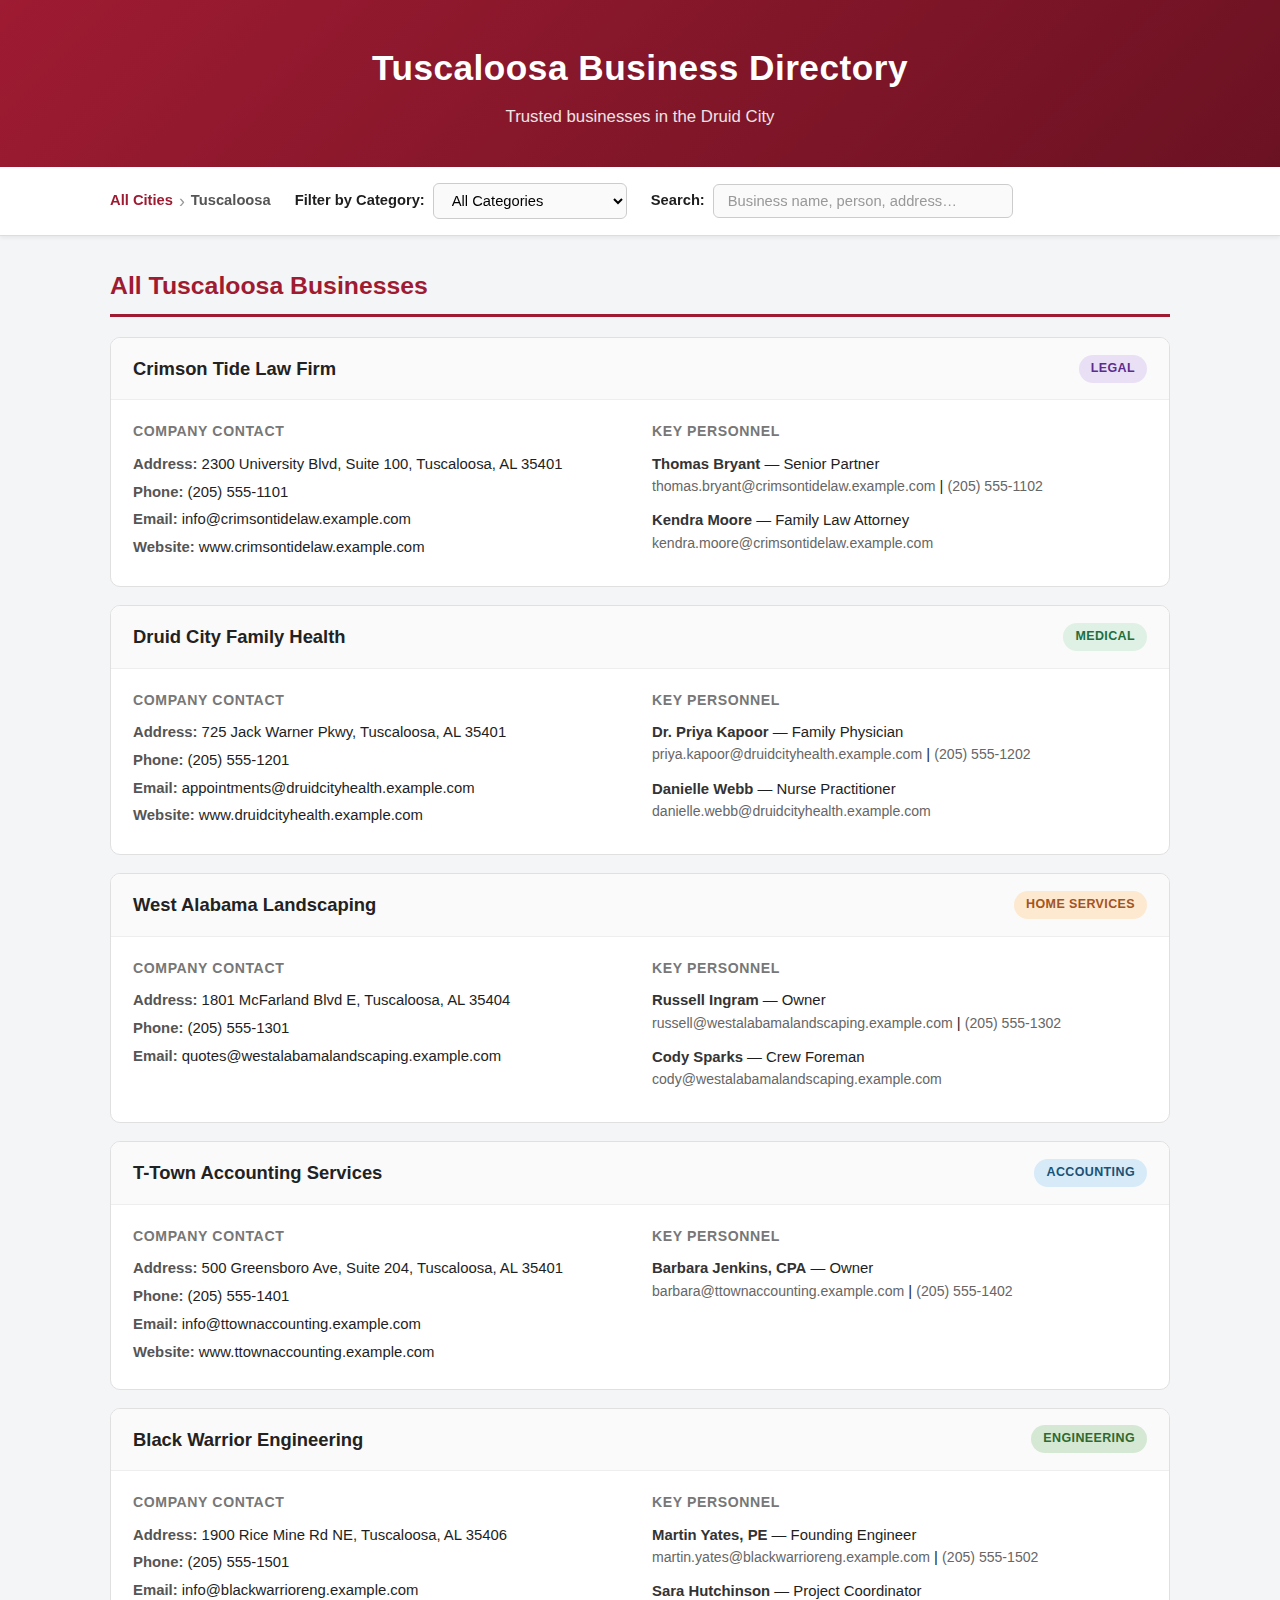
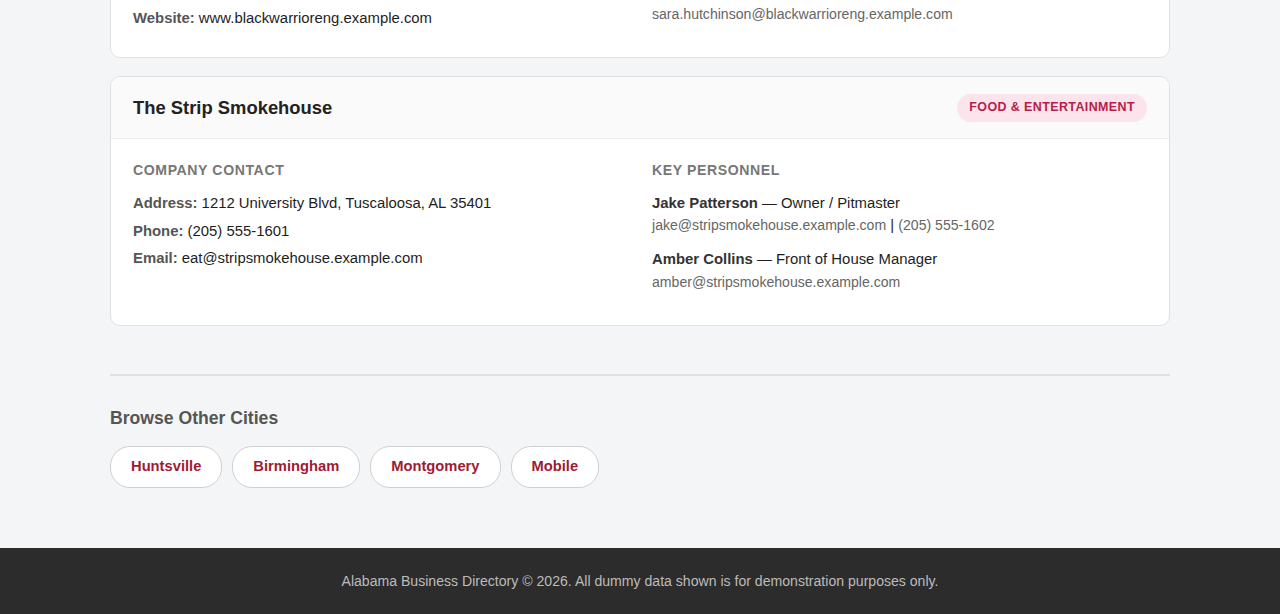
<file: cities/tuscaloosa.html>
<!DOCTYPE html>
<html lang="en">
<head>
  <meta charset="UTF-8">
  <meta name="viewport" content="width=device-width, initial-scale=1.0">
  <title>Tuscaloosa Business Directory - Alabama Business Directory</title>
  <meta name="description" content="Browse trusted businesses in Tuscaloosa, Alabama. Find legal, medical, home services, accounting, engineering, and food &amp; entertainment businesses.">
  <link rel="canonical" href="tuscaloosa.html">
  <link rel="stylesheet" href="../styles.css">
</head>
<body>

  <header class="site-header">
    <div class="container">
      <h1>Tuscaloosa Business Directory</h1>
      <p class="tagline">Trusted businesses in the Druid City</p>
    </div>
  </header>

  <nav class="filter-bar">
    <div class="container">
      <div class="breadcrumb" aria-label="Breadcrumb">
        <a href="../index.html">All Cities</a> <span class="breadcrumb-sep" aria-hidden="true">&rsaquo;</span> <span class="breadcrumb-current">Tuscaloosa</span>
      </div>
      <div class="filter-group">
        <label for="category-filter">Filter by Category:</label>
        <select id="category-filter" onchange="filterCategory()">
          <option value="all">All Categories</option>
          <option value="legal">Legal</option>
          <option value="medical">Medical</option>
          <option value="home-services">Home Services</option>
          <option value="accounting">Accounting</option>
          <option value="engineering">Engineering</option>
          <option value="food-entertainment">Food &amp; Entertainment</option>
        </select>
      </div>
      <div class="search-group">
        <label for="search-input">Search:</label>
        <input type="text" id="search-input" placeholder="Business name, person, address&hellip;" oninput="filterCategory()">
      </div>
    </div>
  </nav>

  <main class="container directory">

    <section class="city-section" data-city="tuscaloosa">
      <h2 class="city-heading">All Tuscaloosa Businesses</h2>

      <!-- Legal -->
      <div class="business-card" data-category="legal">
        <div class="card-header">
          <h3 class="business-name">Crimson Tide Law Firm</h3>
          <span class="category-badge legal">Legal</span>
        </div>
        <div class="card-body">
          <div class="company-info">
            <h4>Company Contact</h4>
            <p><strong>Address:</strong> 2300 University Blvd, Suite 100, Tuscaloosa, AL 35401</p>
            <p><strong>Phone:</strong> (205) 555-1101</p>
            <p><strong>Email:</strong> info@crimsontidelaw.example.com</p>
            <p><strong>Website:</strong> www.crimsontidelaw.example.com</p>
          </div>
          <div class="personnel">
            <h4>Key Personnel</h4>
            <ul>
              <li><span class="person-name">Thomas Bryant</span> &mdash; Senior Partner<br>
                <span class="contact-detail">thomas.bryant@crimsontidelaw.example.com</span> | <span class="contact-detail">(205) 555-1102</span></li>
              <li><span class="person-name">Kendra Moore</span> &mdash; Family Law Attorney<br>
                <span class="contact-detail">kendra.moore@crimsontidelaw.example.com</span></li>
            </ul>
          </div>
        </div>
      </div>

      <!-- Medical -->
      <div class="business-card" data-category="medical">
        <div class="card-header">
          <h3 class="business-name">Druid City Family Health</h3>
          <span class="category-badge medical">Medical</span>
        </div>
        <div class="card-body">
          <div class="company-info">
            <h4>Company Contact</h4>
            <p><strong>Address:</strong> 725 Jack Warner Pkwy, Tuscaloosa, AL 35401</p>
            <p><strong>Phone:</strong> (205) 555-1201</p>
            <p><strong>Email:</strong> appointments@druidcityhealth.example.com</p>
            <p><strong>Website:</strong> www.druidcityhealth.example.com</p>
          </div>
          <div class="personnel">
            <h4>Key Personnel</h4>
            <ul>
              <li><span class="person-name">Dr. Priya Kapoor</span> &mdash; Family Physician<br>
                <span class="contact-detail">priya.kapoor@druidcityhealth.example.com</span> | <span class="contact-detail">(205) 555-1202</span></li>
              <li><span class="person-name">Danielle Webb</span> &mdash; Nurse Practitioner<br>
                <span class="contact-detail">danielle.webb@druidcityhealth.example.com</span></li>
            </ul>
          </div>
        </div>
      </div>

      <!-- Home Services -->
      <div class="business-card" data-category="home-services">
        <div class="card-header">
          <h3 class="business-name">West Alabama Landscaping</h3>
          <span class="category-badge home-services">Home Services</span>
        </div>
        <div class="card-body">
          <div class="company-info">
            <h4>Company Contact</h4>
            <p><strong>Address:</strong> 1801 McFarland Blvd E, Tuscaloosa, AL 35404</p>
            <p><strong>Phone:</strong> (205) 555-1301</p>
            <p><strong>Email:</strong> quotes@westalabamalandscaping.example.com</p>
          </div>
          <div class="personnel">
            <h4>Key Personnel</h4>
            <ul>
              <li><span class="person-name">Russell Ingram</span> &mdash; Owner<br>
                <span class="contact-detail">russell@westalabamalandscaping.example.com</span> | <span class="contact-detail">(205) 555-1302</span></li>
              <li><span class="person-name">Cody Sparks</span> &mdash; Crew Foreman<br>
                <span class="contact-detail">cody@westalabamalandscaping.example.com</span></li>
            </ul>
          </div>
        </div>
      </div>

      <!-- Accounting -->
      <div class="business-card" data-category="accounting">
        <div class="card-header">
          <h3 class="business-name">T-Town Accounting Services</h3>
          <span class="category-badge accounting">Accounting</span>
        </div>
        <div class="card-body">
          <div class="company-info">
            <h4>Company Contact</h4>
            <p><strong>Address:</strong> 500 Greensboro Ave, Suite 204, Tuscaloosa, AL 35401</p>
            <p><strong>Phone:</strong> (205) 555-1401</p>
            <p><strong>Email:</strong> info@ttownaccounting.example.com</p>
            <p><strong>Website:</strong> www.ttownaccounting.example.com</p>
          </div>
          <div class="personnel">
            <h4>Key Personnel</h4>
            <ul>
              <li><span class="person-name">Barbara Jenkins, CPA</span> &mdash; Owner<br>
                <span class="contact-detail">barbara@ttownaccounting.example.com</span> | <span class="contact-detail">(205) 555-1402</span></li>
            </ul>
          </div>
        </div>
      </div>

      <!-- Engineering -->
      <div class="business-card" data-category="engineering">
        <div class="card-header">
          <h3 class="business-name">Black Warrior Engineering</h3>
          <span class="category-badge engineering">Engineering</span>
        </div>
        <div class="card-body">
          <div class="company-info">
            <h4>Company Contact</h4>
            <p><strong>Address:</strong> 1900 Rice Mine Rd NE, Tuscaloosa, AL 35406</p>
            <p><strong>Phone:</strong> (205) 555-1501</p>
            <p><strong>Email:</strong> info@blackwarrioreng.example.com</p>
            <p><strong>Website:</strong> www.blackwarrioreng.example.com</p>
          </div>
          <div class="personnel">
            <h4>Key Personnel</h4>
            <ul>
              <li><span class="person-name">Martin Yates, PE</span> &mdash; Founding Engineer<br>
                <span class="contact-detail">martin.yates@blackwarrioreng.example.com</span> | <span class="contact-detail">(205) 555-1502</span></li>
              <li><span class="person-name">Sara Hutchinson</span> &mdash; Project Coordinator<br>
                <span class="contact-detail">sara.hutchinson@blackwarrioreng.example.com</span></li>
            </ul>
          </div>
        </div>
      </div>

      <!-- Food & Entertainment -->
      <div class="business-card" data-category="food-entertainment">
        <div class="card-header">
          <h3 class="business-name">The Strip Smokehouse</h3>
          <span class="category-badge food-entertainment">Food &amp; Entertainment</span>
        </div>
        <div class="card-body">
          <div class="company-info">
            <h4>Company Contact</h4>
            <p><strong>Address:</strong> 1212 University Blvd, Tuscaloosa, AL 35401</p>
            <p><strong>Phone:</strong> (205) 555-1601</p>
            <p><strong>Email:</strong> eat@stripsmokehouse.example.com</p>
          </div>
          <div class="personnel">
            <h4>Key Personnel</h4>
            <ul>
              <li><span class="person-name">Jake Patterson</span> &mdash; Owner / Pitmaster<br>
                <span class="contact-detail">jake@stripsmokehouse.example.com</span> | <span class="contact-detail">(205) 555-1602</span></li>
              <li><span class="person-name">Amber Collins</span> &mdash; Front of House Manager<br>
                <span class="contact-detail">amber@stripsmokehouse.example.com</span></li>
            </ul>
          </div>
        </div>
      </div>

    </section>

    <div id="no-results" class="no-results">
      <p><strong>No businesses found.</strong></p>
      <p>Try a different search term or adjust your filters.</p>
    </div>

    <nav class="city-nav" aria-label="Other cities">
      <h3 class="city-nav-heading">Browse Other Cities</h3>
      <ul class="city-nav-list">
        <li><a href="huntsville.html">Huntsville</a></li>
        <li><a href="birmingham.html">Birmingham</a></li>
        <li><a href="montgomery.html">Montgomery</a></li>
        <li><a href="mobile.html">Mobile</a></li>
      </ul>
    </nav>

  </main>

  <footer class="site-footer">
    <div class="container">
      <p>Alabama Business Directory &copy; 2026. All dummy data shown is for demonstration purposes only.</p>
    </div>
  </footer>

  <script>
    function filterCategory() {
      var category = document.getElementById('category-filter').value;
      var searchTerm = document.getElementById('search-input').value.trim().toLowerCase();
      var cards = document.querySelectorAll('.business-card');
      var noResults = document.getElementById('no-results');

      var visibleCount = 0;
      cards.forEach(function(card) {
        var matchCat = (category === 'all' || card.getAttribute('data-category') === category);

        var matchSearch = true;
        if (searchTerm) {
          var cardText = card.textContent.toLowerCase();
          matchSearch = cardText.indexOf(searchTerm) !== -1;
        }

        var visible = matchCat && matchSearch;
        card.style.display = visible ? '' : 'none';
        if (visible) visibleCount++;
      });

      if (noResults) {
        noResults.style.display = visibleCount === 0 ? '' : 'none';
      }
    }
  </script>

</body>
</html>
</file>
<file: styles.css>
/* ================================================
   Alabama Business Directory – Stylesheet
   ================================================ */

/* ---------- Reset & Base ---------- */
*,
*::before,
*::after {
  box-sizing: border-box;
  margin: 0;
  padding: 0;
}

body {
  font-family: "Segoe UI", Roboto, "Helvetica Neue", Arial, sans-serif;
  line-height: 1.6;
  color: #1e1e1e;
  background-color: #f4f5f7;
}

a {
  color: #9e1b32;
  text-decoration: none;
}

a:hover {
  text-decoration: underline;
}

.container {
  max-width: 1100px;
  margin: 0 auto;
  padding: 0 20px;
}

/* ---------- Header ---------- */
.site-header {
  background: linear-gradient(135deg, #9e1b32 0%, #6b1222 100%);
  color: #fff;
  padding: 40px 0 36px;
  text-align: center;
}

.site-header h1 {
  font-size: 2.2rem;
  font-weight: 700;
  letter-spacing: 0.5px;
}

.site-header .tagline {
  margin-top: 8px;
  font-size: 1.05rem;
  opacity: 0.88;
}

/* ---------- Filter Bar ---------- */
.filter-bar {
  background: #fff;
  border-bottom: 1px solid #ddd;
  padding: 16px 0;
  position: sticky;
  top: 0;
  z-index: 100;
  box-shadow: 0 2px 4px rgba(0, 0, 0, 0.06);
}

.filter-bar .container {
  display: flex;
  gap: 24px;
  flex-wrap: wrap;
  align-items: center;
}

.filter-group {
  display: flex;
  align-items: center;
  gap: 8px;
}

.filter-group label {
  font-weight: 600;
  font-size: 0.92rem;
  white-space: nowrap;
}

.filter-group select {
  padding: 8px 14px;
  border: 1px solid #ccc;
  border-radius: 6px;
  font-size: 0.92rem;
  background-color: #fafafa;
  cursor: pointer;
  transition: border-color 0.2s;
}

.filter-group select:focus {
  outline: none;
  border-color: #9e1b32;
  box-shadow: 0 0 0 2px rgba(158, 27, 50, 0.15);
}

/* ---------- Search Input ---------- */
.search-group {
  display: flex;
  align-items: center;
  gap: 8px;
  flex: 1;
  min-width: 200px;
}

.search-group label {
  font-weight: 600;
  font-size: 0.92rem;
  white-space: nowrap;
}

.search-group input[type="text"] {
  padding: 8px 14px;
  border: 1px solid #ccc;
  border-radius: 6px;
  font-size: 0.92rem;
  background-color: #fafafa;
  width: 100%;
  max-width: 300px;
  transition: border-color 0.2s;
}

.search-group input[type="text"]:focus {
  outline: none;
  border-color: #9e1b32;
  box-shadow: 0 0 0 2px rgba(158, 27, 50, 0.15);
}

.search-group input[type="text"]::placeholder {
  color: #999;
}

/* ---------- No Results Message ---------- */
.no-results {
  display: none;
  text-align: center;
  padding: 48px 20px;
  color: #777;
  font-size: 1.1rem;
}

.no-results strong {
  color: #555;
}

/* ---------- Directory Layout ---------- */
.directory {
  padding: 30px 20px 60px;
}

/* ---------- City Sections ---------- */
.city-section {
  margin-bottom: 48px;
}

.city-heading {
  font-size: 1.55rem;
  font-weight: 700;
  color: #9e1b32;
  border-bottom: 3px solid #9e1b32;
  padding-bottom: 8px;
  margin-bottom: 20px;
}

/* ---------- Business Cards ---------- */
.business-card {
  background: #fff;
  border: 1px solid #e0e0e0;
  border-radius: 10px;
  margin-bottom: 18px;
  overflow: hidden;
  transition: box-shadow 0.2s, transform 0.15s;
}

.business-card:hover {
  box-shadow: 0 4px 14px rgba(0, 0, 0, 0.09);
  transform: translateY(-2px);
}

.card-header {
  display: flex;
  justify-content: space-between;
  align-items: center;
  padding: 16px 22px;
  background: #fafafa;
  border-bottom: 1px solid #eee;
}

.business-name {
  font-size: 1.15rem;
  font-weight: 700;
  color: #222;
}

/* ---------- Category Badges ---------- */
.category-badge {
  display: inline-block;
  padding: 4px 12px;
  border-radius: 20px;
  font-size: 0.78rem;
  font-weight: 600;
  text-transform: uppercase;
  letter-spacing: 0.4px;
  white-space: nowrap;
}

.category-badge.legal {
  background-color: #eae0f5;
  color: #5b2d8e;
}

.category-badge.medical {
  background-color: #dff0e4;
  color: #1e6f3e;
}

.category-badge.home-services {
  background-color: #fde8d0;
  color: #a3541f;
}

.category-badge.accounting {
  background-color: #d6eaf8;
  color: #1a5276;
}

.category-badge.engineering {
  background-color: #d5e8d4;
  color: #2e6930;
}

.category-badge.food-entertainment {
  background-color: #fce4ec;
  color: #b71c4a;
}

/* ---------- Card Body ---------- */
.card-body {
  display: grid;
  grid-template-columns: 1fr 1fr;
  gap: 24px;
  padding: 20px 22px;
}

.card-body h4 {
  font-size: 0.88rem;
  text-transform: uppercase;
  letter-spacing: 0.6px;
  color: #777;
  margin-bottom: 10px;
}

.company-info p {
  margin-bottom: 4px;
  font-size: 0.93rem;
}

.company-info p strong {
  color: #555;
}

/* ---------- Personnel List ---------- */
.personnel ul {
  list-style: none;
  padding: 0;
}

.personnel li {
  margin-bottom: 12px;
  font-size: 0.93rem;
  line-height: 1.5;
}

.person-name {
  font-weight: 600;
  color: #333;
}

.contact-detail {
  color: #666;
  font-size: 0.88rem;
}

/* ---------- Breadcrumb ---------- */
.breadcrumb {
  display: flex;
  align-items: center;
  gap: 6px;
  font-size: 0.92rem;
}

.breadcrumb a {
  color: #9e1b32;
  font-weight: 600;
}

.breadcrumb-sep {
  color: #999;
  font-size: 1.1rem;
}

.breadcrumb-current {
  color: #555;
  font-weight: 600;
}

/* ---------- City Links Bar (Home Page) ---------- */
.city-links-bar {
  background: #fafafa;
  border-bottom: 1px solid #e0e0e0;
  padding: 14px 0;
}

.city-links-bar .container {
  display: flex;
  align-items: center;
  gap: 14px;
  flex-wrap: wrap;
}

.city-links-label {
  font-weight: 600;
  font-size: 0.92rem;
  color: #555;
  white-space: nowrap;
}

.city-links-list {
  list-style: none;
  display: flex;
  gap: 8px;
  flex-wrap: wrap;
  padding: 0;
  margin: 0;
}

.city-links-list li a {
  display: inline-block;
  padding: 6px 16px;
  background: #fff;
  border: 1px solid #d0d0d0;
  border-radius: 20px;
  font-size: 0.88rem;
  font-weight: 600;
  color: #9e1b32;
  transition: background-color 0.2s, border-color 0.2s;
}

.city-links-list li a:hover {
  background-color: #9e1b32;
  color: #fff;
  border-color: #9e1b32;
  text-decoration: none;
}

/* ---------- City Nav (City Pages) ---------- */
.city-nav {
  margin-top: 40px;
  padding-top: 28px;
  border-top: 2px solid #e0e0e0;
}

.city-nav-heading {
  font-size: 1.1rem;
  font-weight: 700;
  color: #555;
  margin-bottom: 14px;
}

.city-nav-list {
  list-style: none;
  display: flex;
  gap: 10px;
  flex-wrap: wrap;
  padding: 0;
  margin: 0;
}

.city-nav-list li a {
  display: inline-block;
  padding: 8px 20px;
  background: #fff;
  border: 1px solid #d0d0d0;
  border-radius: 20px;
  font-size: 0.92rem;
  font-weight: 600;
  color: #9e1b32;
  transition: background-color 0.2s, border-color 0.2s;
}

.city-nav-list li a:hover {
  background-color: #9e1b32;
  color: #fff;
  border-color: #9e1b32;
  text-decoration: none;
}

/* ---------- City Heading Links ---------- */
.city-heading a {
  color: #9e1b32;
  text-decoration: none;
}

.city-heading a:hover {
  text-decoration: underline;
}

/* ---------- Footer ---------- */
.site-footer {
  background: #2c2c2c;
  color: #bbb;
  text-align: center;
  padding: 22px 0;
  font-size: 0.88rem;
}

/* ---------- Responsive ---------- */
@media (max-width: 768px) {
  .site-header h1 {
    font-size: 1.6rem;
  }

  .filter-bar .container {
    flex-direction: column;
    align-items: flex-start;
    gap: 12px;
  }

  .card-body {
    grid-template-columns: 1fr;
    gap: 16px;
  }

  .card-header {
    flex-direction: column;
    align-items: flex-start;
    gap: 8px;
  }
}

@media (max-width: 480px) {
  .site-header {
    padding: 28px 0 24px;
  }

  .site-header h1 {
    font-size: 1.35rem;
  }

  .directory {
    padding: 20px 10px 40px;
  }

  .business-card {
    border-radius: 8px;
  }
}
</file>
